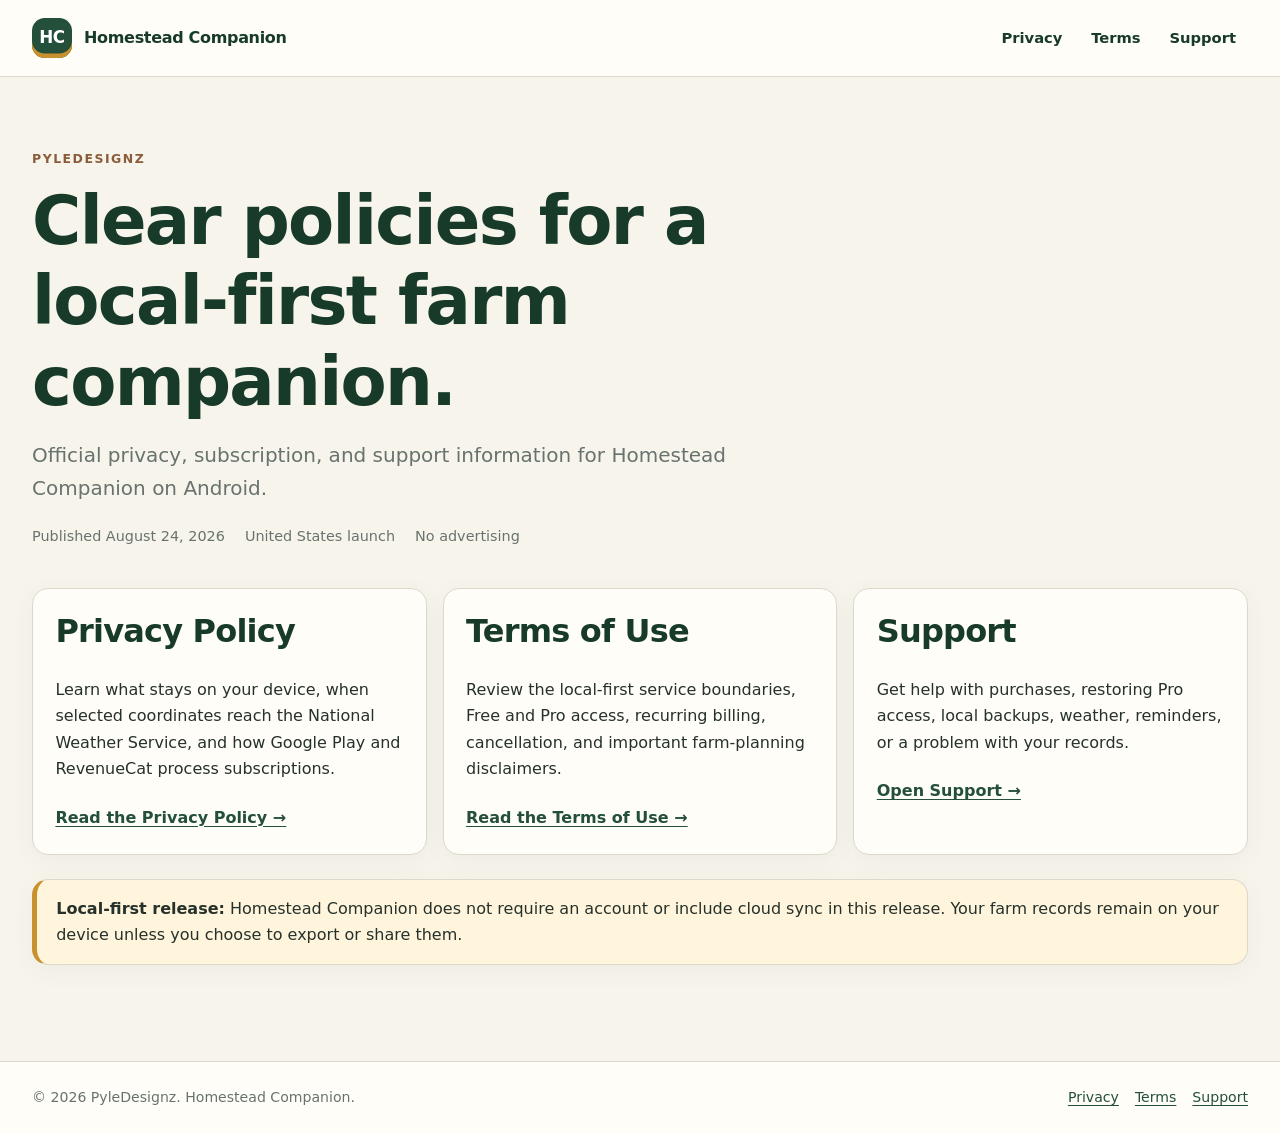
<file: index.html>
<!doctype html>
<html lang="en-US">
<head>
  <meta charset="utf-8">
  <meta name="viewport" content="width=device-width, initial-scale=1">
  <meta name="description" content="Official privacy, terms, and support information for the Homestead Companion Android app.">
  <meta name="theme-color" content="#244f3a">
  <link rel="canonical" href="https://pyledesignz.github.io/homestead-companion-legal/">
  <link rel="stylesheet" href="styles.css">
  <title>Homestead Companion | Legal &amp; Support</title>
</head>
<body>
  <a class="skip-link" href="#main">Skip to content</a>
  <header class="site-header">
    <div class="header-inner">
      <a class="brand" href="./" aria-label="Homestead Companion legal and support home">
        <span class="brand-mark" aria-hidden="true">HC</span>
        <span>Homestead Companion</span>
      </a>
      <nav aria-label="Legal and support">
        <ul>
          <li><a href="privacy/">Privacy</a></li>
          <li><a href="terms/">Terms</a></li>
          <li><a href="support/">Support</a></li>
        </ul>
      </nav>
    </div>
  </header>

  <main id="main">
    <section class="hero">
      <p class="eyebrow">PyleDesignz</p>
      <h1>Clear policies for a local-first farm companion.</h1>
      <p class="lead">Official privacy, subscription, and support information for Homestead Companion on Android.</p>
      <div class="meta">
        <span>Published August 24, 2026</span>
        <span>United States launch</span>
        <span>No advertising</span>
      </div>
    </section>

    <section class="grid" aria-label="Policy pages">
      <article class="card">
        <h2>Privacy Policy</h2>
        <p>Learn what stays on your device, when selected coordinates reach the National Weather Service, and how Google Play and RevenueCat process subscriptions.</p>
        <a class="card-link" href="privacy/">Read the Privacy Policy →</a>
      </article>
      <article class="card">
        <h2>Terms of Use</h2>
        <p>Review the local-first service boundaries, Free and Pro access, recurring billing, cancellation, and important farm-planning disclaimers.</p>
        <a class="card-link" href="terms/">Read the Terms of Use →</a>
      </article>
      <article class="card">
        <h2>Support</h2>
        <p>Get help with purchases, restoring Pro access, local backups, weather, reminders, or a problem with your records.</p>
        <a class="card-link" href="support/">Open Support →</a>
      </article>
    </section>

    <aside class="notice">
      <strong>Local-first release:</strong> Homestead Companion does not require an account or include cloud sync in this release. Your farm records remain on your device unless you choose to export or share them.
    </aside>
  </main>

  <footer class="site-footer">
    <div class="footer-inner">
      <span>© 2026 PyleDesignz. Homestead Companion.</span>
      <div class="footer-links">
        <a href="privacy/">Privacy</a>
        <a href="terms/">Terms</a>
        <a href="support/">Support</a>
      </div>
    </div>
  </footer>
</body>
</html>
</file>
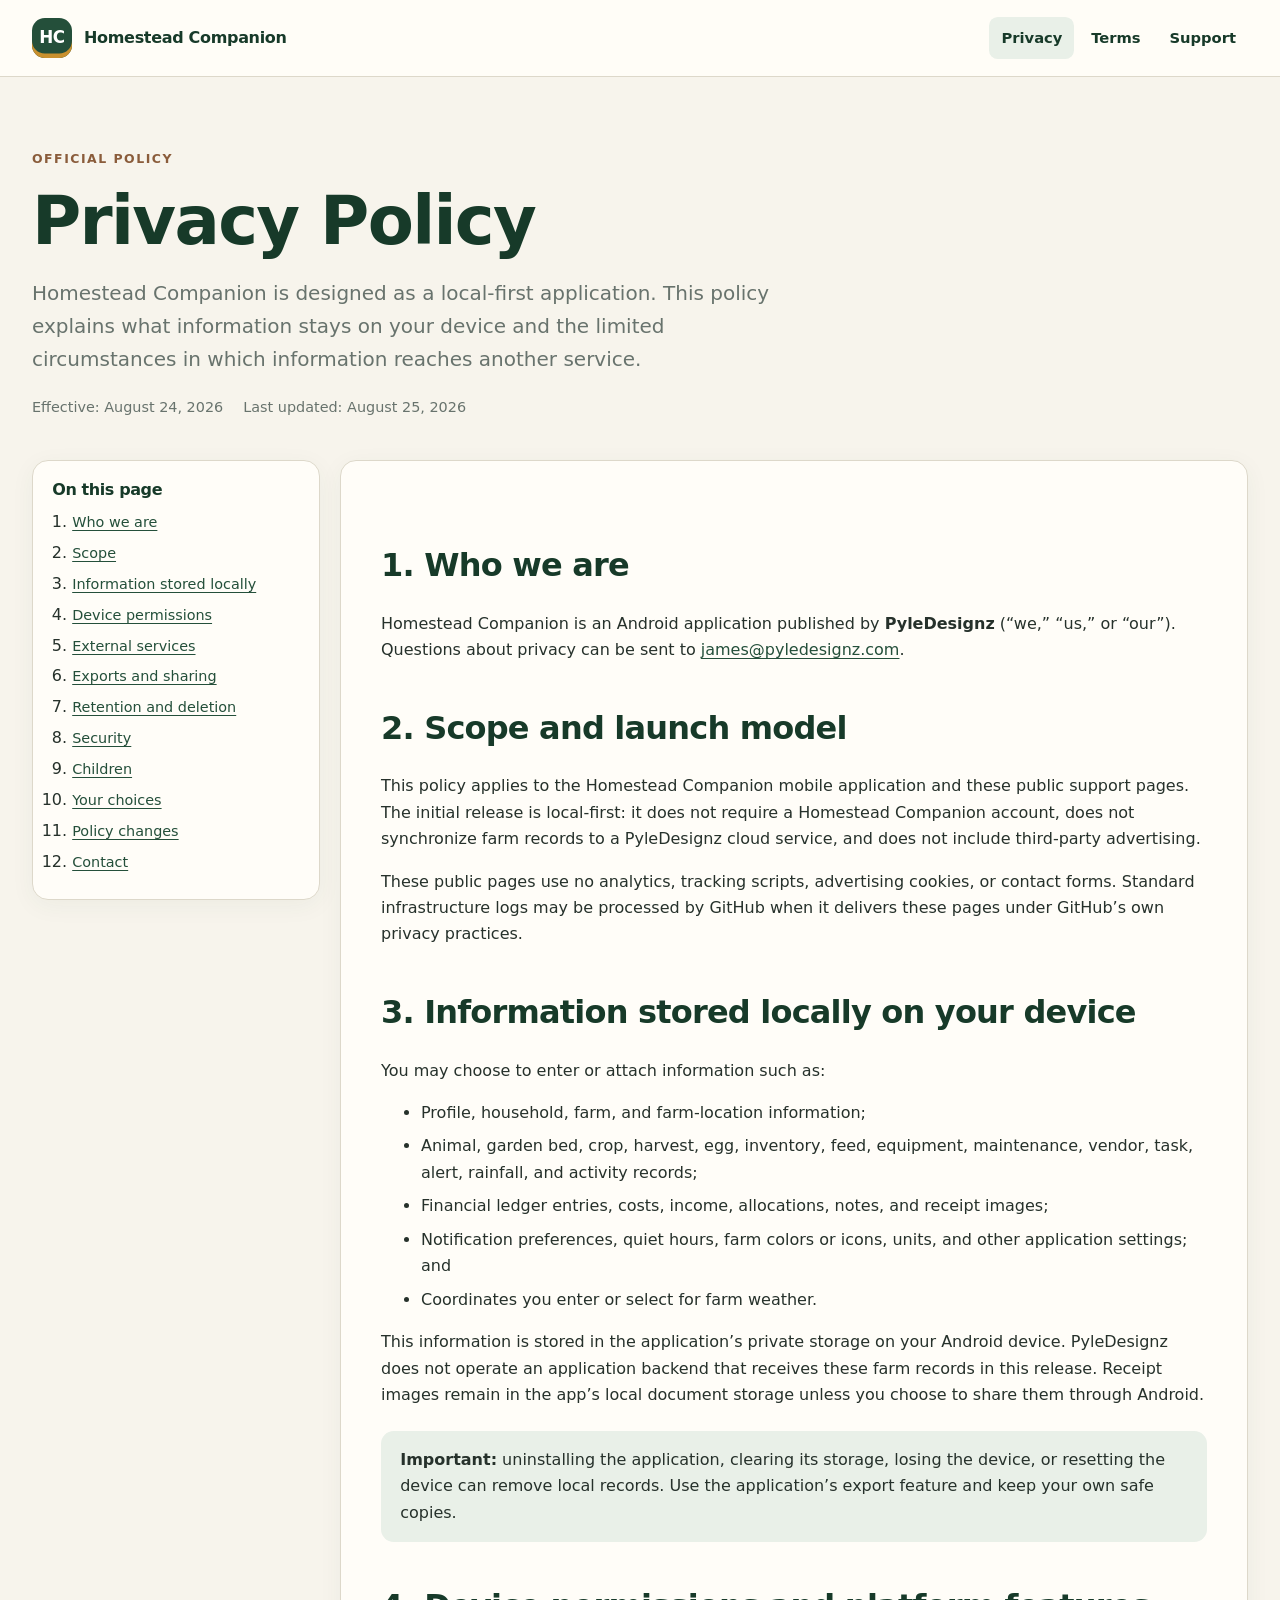
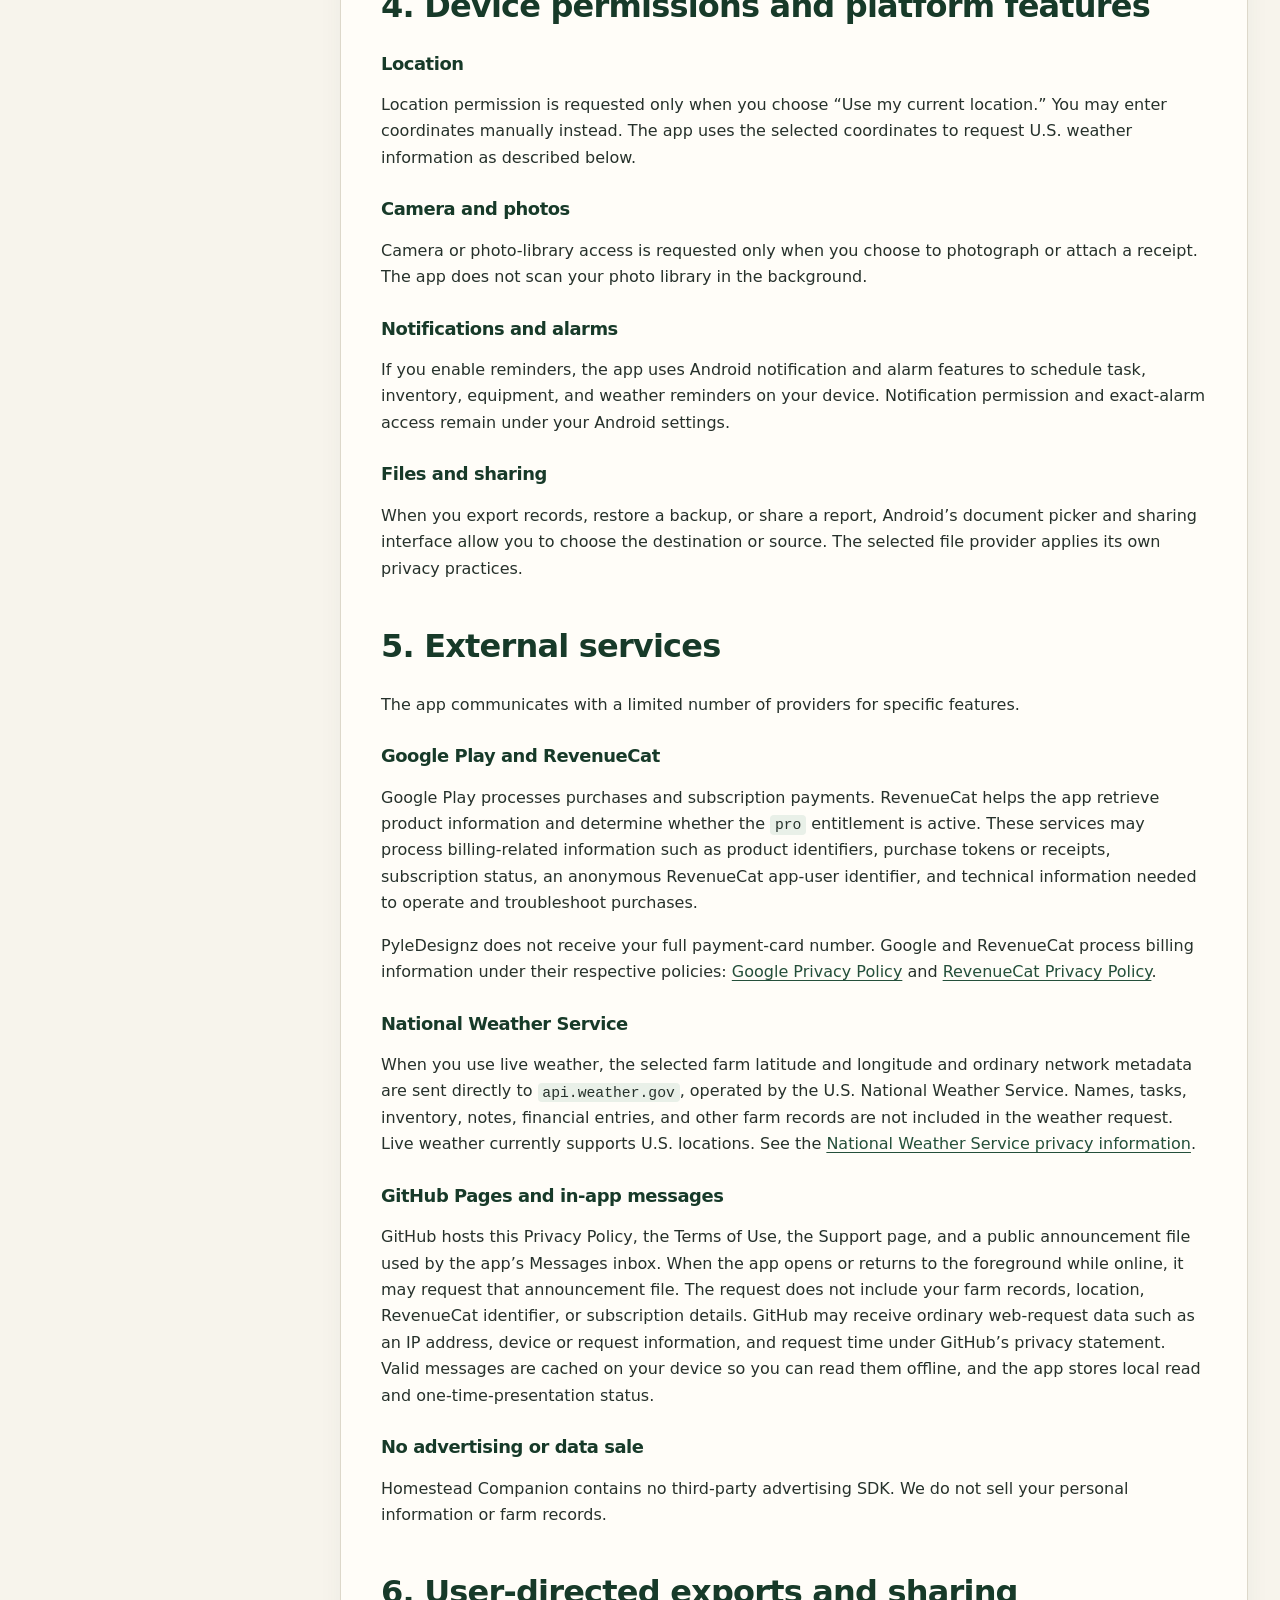
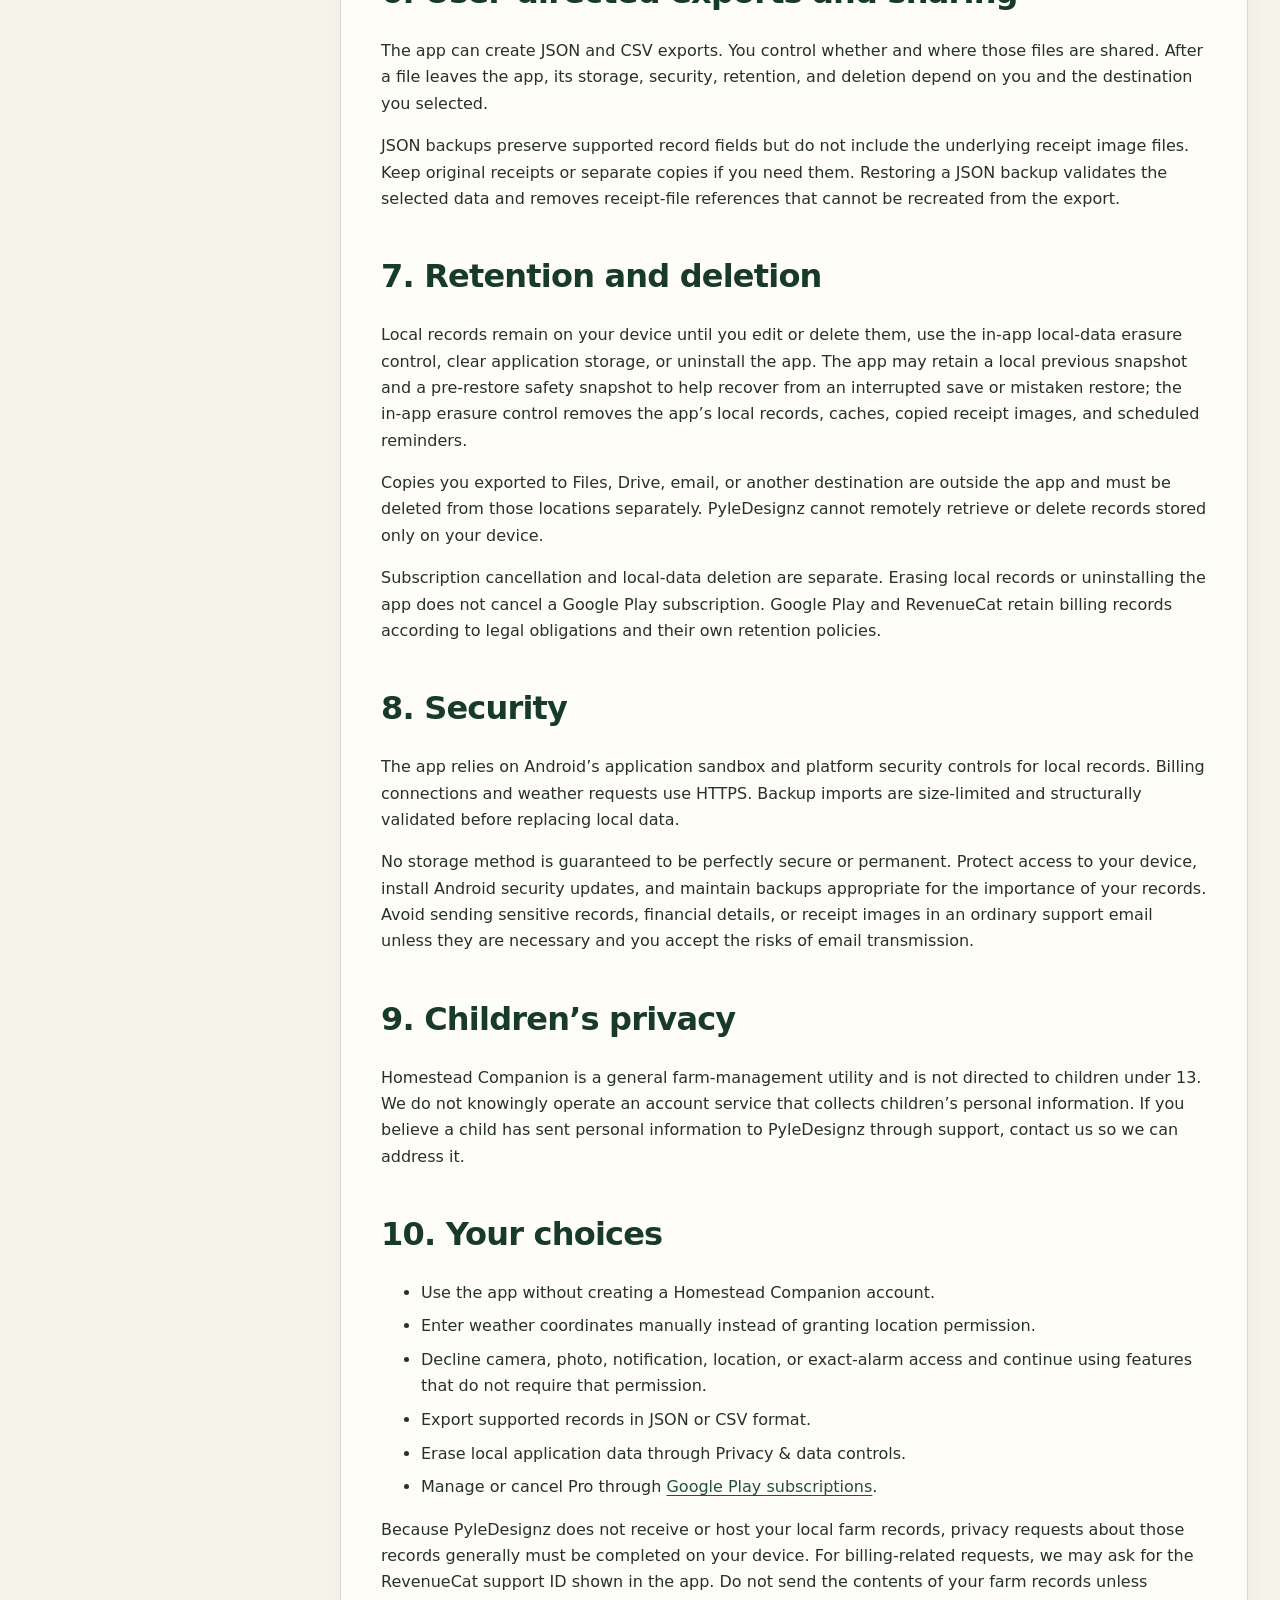
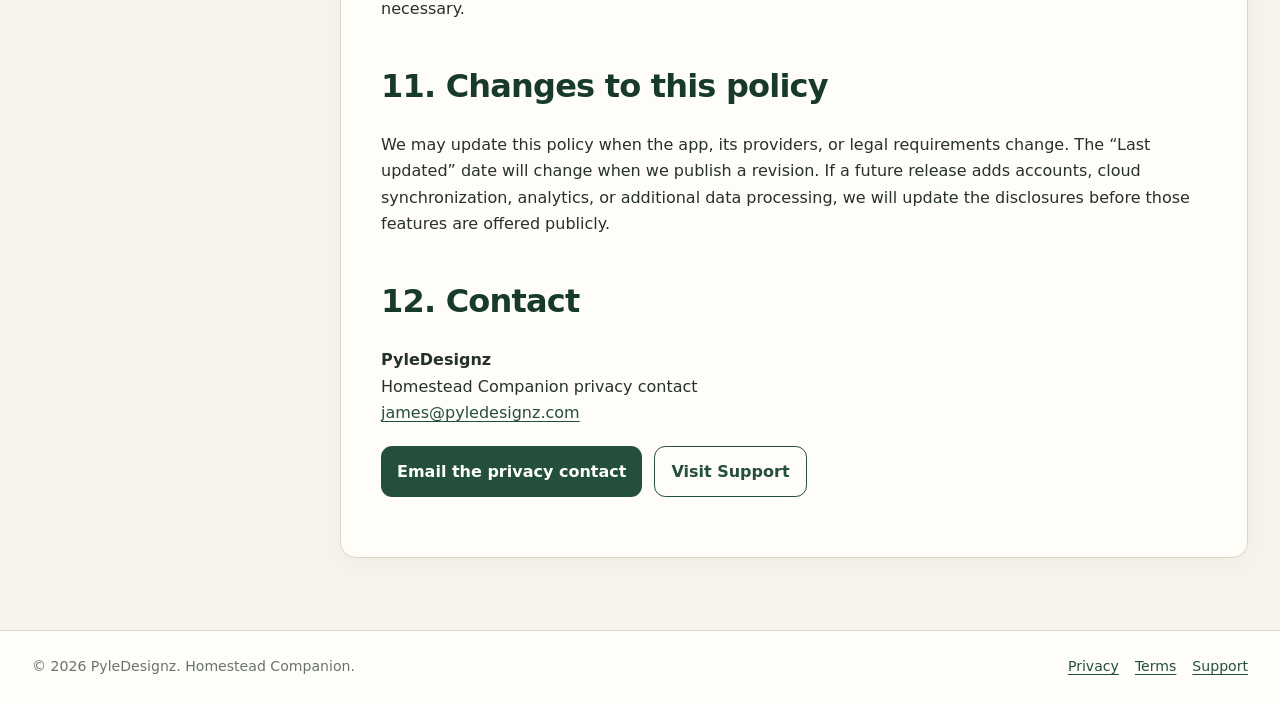
<file: privacy/index.html>
<!doctype html>
<html lang="en-US">
<head>
  <meta charset="utf-8">
  <meta name="viewport" content="width=device-width, initial-scale=1">
  <meta name="description" content="Privacy Policy for the Homestead Companion Android app by PyleDesignz.">
  <meta name="theme-color" content="#244f3a">
  <link rel="canonical" href="https://pyledesignz.github.io/homestead-companion-legal/privacy/">
  <link rel="stylesheet" href="../styles.css">
  <title>Privacy Policy | Homestead Companion</title>
</head>
<body>
  <a class="skip-link" href="#main">Skip to content</a>
  <header class="site-header">
    <div class="header-inner">
      <a class="brand" href="../" aria-label="Homestead Companion legal and support home">
        <span class="brand-mark" aria-hidden="true">HC</span>
        <span>Homestead Companion</span>
      </a>
      <nav aria-label="Legal and support">
        <ul>
          <li><a href="../privacy/" aria-current="page">Privacy</a></li>
          <li><a href="../terms/">Terms</a></li>
          <li><a href="../support/">Support</a></li>
        </ul>
      </nav>
    </div>
  </header>

  <main id="main">
    <section class="hero">
      <p class="eyebrow">Official policy</p>
      <h1>Privacy Policy</h1>
      <p class="lead">Homestead Companion is designed as a local-first application. This policy explains what information stays on your device and the limited circumstances in which information reaches another service.</p>
      <div class="meta">
        <span>Effective: August 24, 2026</span>
        <span>Last updated: August 25, 2026</span>
      </div>
    </section>

    <div class="policy-layout">
      <aside class="toc" aria-label="Privacy Policy contents">
        <h2>On this page</h2>
        <ol>
          <li><a href="#who-we-are">Who we are</a></li>
          <li><a href="#scope">Scope</a></li>
          <li><a href="#local-data">Information stored locally</a></li>
          <li><a href="#permissions">Device permissions</a></li>
          <li><a href="#services">External services</a></li>
          <li><a href="#exports">Exports and sharing</a></li>
          <li><a href="#retention">Retention and deletion</a></li>
          <li><a href="#security">Security</a></li>
          <li><a href="#children">Children</a></li>
          <li><a href="#choices">Your choices</a></li>
          <li><a href="#changes">Policy changes</a></li>
          <li><a href="#contact">Contact</a></li>
        </ol>
      </aside>

      <article class="policy-content">
        <section id="who-we-are">
          <h2>1. Who we are</h2>
          <p>Homestead Companion is an Android application published by <strong>PyleDesignz</strong> (“we,” “us,” or “our”). Questions about privacy can be sent to <a href="mailto:james@pyledesignz.com?subject=Homestead%20Companion%20Privacy">james@pyledesignz.com</a>.</p>
        </section>

        <section id="scope">
          <h2>2. Scope and launch model</h2>
          <p>This policy applies to the Homestead Companion mobile application and these public support pages. The initial release is local-first: it does not require a Homestead Companion account, does not synchronize farm records to a PyleDesignz cloud service, and does not include third-party advertising.</p>
          <p>These public pages use no analytics, tracking scripts, advertising cookies, or contact forms. Standard infrastructure logs may be processed by GitHub when it delivers these pages under GitHub’s own privacy practices.</p>
        </section>

        <section id="local-data">
          <h2>3. Information stored locally on your device</h2>
          <p>You may choose to enter or attach information such as:</p>
          <ul>
            <li>Profile, household, farm, and farm-location information;</li>
            <li>Animal, garden bed, crop, harvest, egg, inventory, feed, equipment, maintenance, vendor, task, alert, rainfall, and activity records;</li>
            <li>Financial ledger entries, costs, income, allocations, notes, and receipt images;</li>
            <li>Notification preferences, quiet hours, farm colors or icons, units, and other application settings; and</li>
            <li>Coordinates you enter or select for farm weather.</li>
          </ul>
          <p>This information is stored in the application’s private storage on your Android device. PyleDesignz does not operate an application backend that receives these farm records in this release. Receipt images remain in the app’s local document storage unless you choose to share them through Android.</p>
          <div class="callout"><strong>Important:</strong> uninstalling the application, clearing its storage, losing the device, or resetting the device can remove local records. Use the application’s export feature and keep your own safe copies.</div>
        </section>

        <section id="permissions">
          <h2>4. Device permissions and platform features</h2>
          <h3>Location</h3>
          <p>Location permission is requested only when you choose “Use my current location.” You may enter coordinates manually instead. The app uses the selected coordinates to request U.S. weather information as described below.</p>
          <h3>Camera and photos</h3>
          <p>Camera or photo-library access is requested only when you choose to photograph or attach a receipt. The app does not scan your photo library in the background.</p>
          <h3>Notifications and alarms</h3>
          <p>If you enable reminders, the app uses Android notification and alarm features to schedule task, inventory, equipment, and weather reminders on your device. Notification permission and exact-alarm access remain under your Android settings.</p>
          <h3>Files and sharing</h3>
          <p>When you export records, restore a backup, or share a report, Android’s document picker and sharing interface allow you to choose the destination or source. The selected file provider applies its own privacy practices.</p>
        </section>

        <section id="services">
          <h2>5. External services</h2>
          <p>The app communicates with a limited number of providers for specific features.</p>

          <h3>Google Play and RevenueCat</h3>
          <p>Google Play processes purchases and subscription payments. RevenueCat helps the app retrieve product information and determine whether the <code>pro</code> entitlement is active. These services may process billing-related information such as product identifiers, purchase tokens or receipts, subscription status, an anonymous RevenueCat app-user identifier, and technical information needed to operate and troubleshoot purchases.</p>
          <p>PyleDesignz does not receive your full payment-card number. Google and RevenueCat process billing information under their respective policies: <a href="https://policies.google.com/privacy">Google Privacy Policy</a> and <a href="https://www.revenuecat.com/privacy/">RevenueCat Privacy Policy</a>.</p>

          <h3>National Weather Service</h3>
          <p>When you use live weather, the selected farm latitude and longitude and ordinary network metadata are sent directly to <code>api.weather.gov</code>, operated by the U.S. National Weather Service. Names, tasks, inventory, notes, financial entries, and other farm records are not included in the weather request. Live weather currently supports U.S. locations. See the <a href="https://www.weather.gov/privacy">National Weather Service privacy information</a>.</p>

          <h3>GitHub Pages and in-app messages</h3>
          <p>GitHub hosts this Privacy Policy, the Terms of Use, the Support page, and a public announcement file used by the app’s Messages inbox. When the app opens or returns to the foreground while online, it may request that announcement file. The request does not include your farm records, location, RevenueCat identifier, or subscription details. GitHub may receive ordinary web-request data such as an IP address, device or request information, and request time under GitHub’s privacy statement. Valid messages are cached on your device so you can read them offline, and the app stores local read and one-time-presentation status.</p>

          <h3>No advertising or data sale</h3>
          <p>Homestead Companion contains no third-party advertising SDK. We do not sell your personal information or farm records.</p>
        </section>

        <section id="exports">
          <h2>6. User-directed exports and sharing</h2>
          <p>The app can create JSON and CSV exports. You control whether and where those files are shared. After a file leaves the app, its storage, security, retention, and deletion depend on you and the destination you selected.</p>
          <p>JSON backups preserve supported record fields but do not include the underlying receipt image files. Keep original receipts or separate copies if you need them. Restoring a JSON backup validates the selected data and removes receipt-file references that cannot be recreated from the export.</p>
        </section>

        <section id="retention">
          <h2>7. Retention and deletion</h2>
          <p>Local records remain on your device until you edit or delete them, use the in-app local-data erasure control, clear application storage, or uninstall the app. The app may retain a local previous snapshot and a pre-restore safety snapshot to help recover from an interrupted save or mistaken restore; the in-app erasure control removes the app’s local records, caches, copied receipt images, and scheduled reminders.</p>
          <p>Copies you exported to Files, Drive, email, or another destination are outside the app and must be deleted from those locations separately. PyleDesignz cannot remotely retrieve or delete records stored only on your device.</p>
          <p>Subscription cancellation and local-data deletion are separate. Erasing local records or uninstalling the app does not cancel a Google Play subscription. Google Play and RevenueCat retain billing records according to legal obligations and their own retention policies.</p>
        </section>

        <section id="security">
          <h2>8. Security</h2>
          <p>The app relies on Android’s application sandbox and platform security controls for local records. Billing connections and weather requests use HTTPS. Backup imports are size-limited and structurally validated before replacing local data.</p>
          <p>No storage method is guaranteed to be perfectly secure or permanent. Protect access to your device, install Android security updates, and maintain backups appropriate for the importance of your records. Avoid sending sensitive records, financial details, or receipt images in an ordinary support email unless they are necessary and you accept the risks of email transmission.</p>
        </section>

        <section id="children">
          <h2>9. Children’s privacy</h2>
          <p>Homestead Companion is a general farm-management utility and is not directed to children under 13. We do not knowingly operate an account service that collects children’s personal information. If you believe a child has sent personal information to PyleDesignz through support, contact us so we can address it.</p>
        </section>

        <section id="choices">
          <h2>10. Your choices</h2>
          <ul>
            <li>Use the app without creating a Homestead Companion account.</li>
            <li>Enter weather coordinates manually instead of granting location permission.</li>
            <li>Decline camera, photo, notification, location, or exact-alarm access and continue using features that do not require that permission.</li>
            <li>Export supported records in JSON or CSV format.</li>
            <li>Erase local application data through Privacy &amp; data controls.</li>
            <li>Manage or cancel Pro through <a href="https://play.google.com/store/account/subscriptions">Google Play subscriptions</a>.</li>
          </ul>
          <p>Because PyleDesignz does not receive or host your local farm records, privacy requests about those records generally must be completed on your device. For billing-related requests, we may ask for the RevenueCat support ID shown in the app. Do not send the contents of your farm records unless necessary.</p>
        </section>

        <section id="changes">
          <h2>11. Changes to this policy</h2>
          <p>We may update this policy when the app, its providers, or legal requirements change. The “Last updated” date will change when we publish a revision. If a future release adds accounts, cloud synchronization, analytics, or additional data processing, we will update the disclosures before those features are offered publicly.</p>
        </section>

        <section id="contact">
          <h2>12. Contact</h2>
          <p><strong>PyleDesignz</strong><br>
          Homestead Companion privacy contact<br>
          <a href="mailto:james@pyledesignz.com?subject=Homestead%20Companion%20Privacy">james@pyledesignz.com</a></p>
          <div class="actions">
            <a class="button" href="mailto:james@pyledesignz.com?subject=Homestead%20Companion%20Privacy">Email the privacy contact</a>
            <a class="button secondary" href="../support/">Visit Support</a>
          </div>
        </section>
      </article>
    </div>
  </main>

  <footer class="site-footer">
    <div class="footer-inner">
      <span>© 2026 PyleDesignz. Homestead Companion.</span>
      <div class="footer-links">
        <a href="../privacy/">Privacy</a>
        <a href="../terms/">Terms</a>
        <a href="../support/">Support</a>
      </div>
    </div>
  </footer>
</body>
</html>
</file>
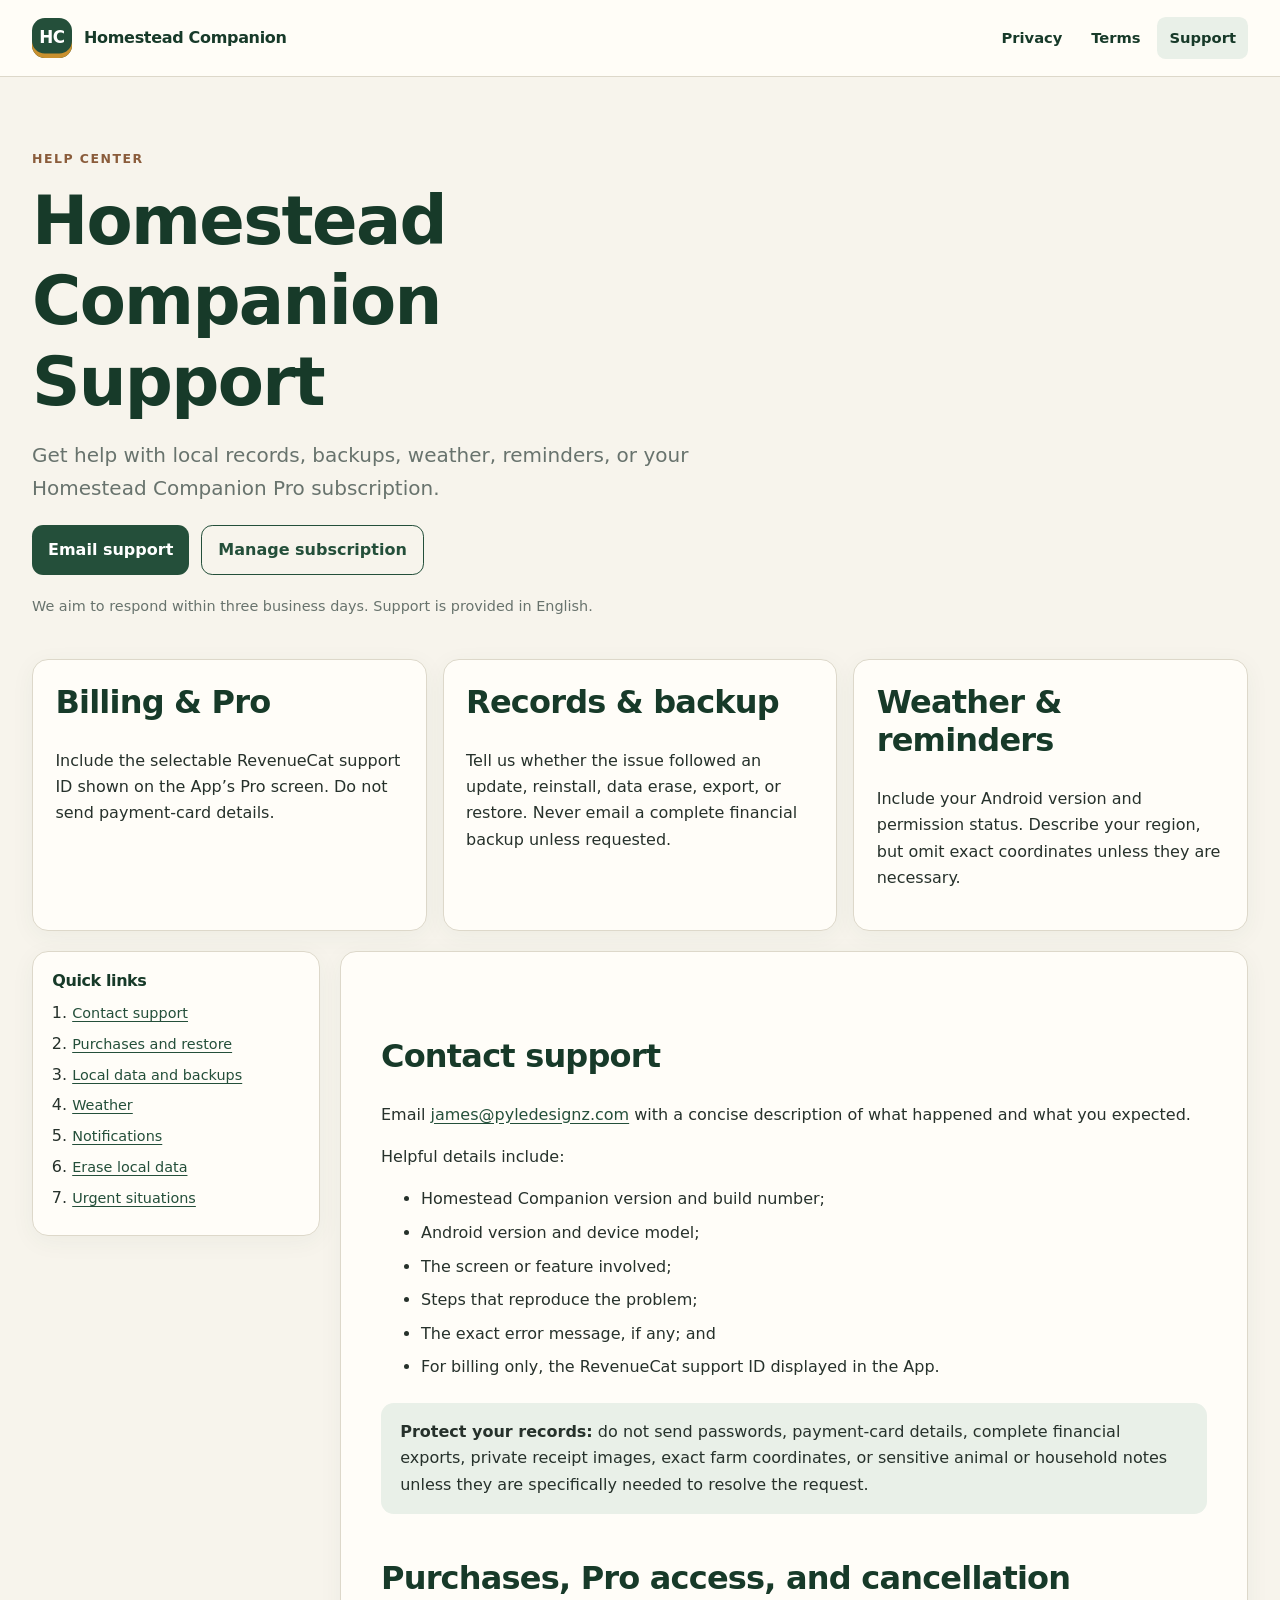
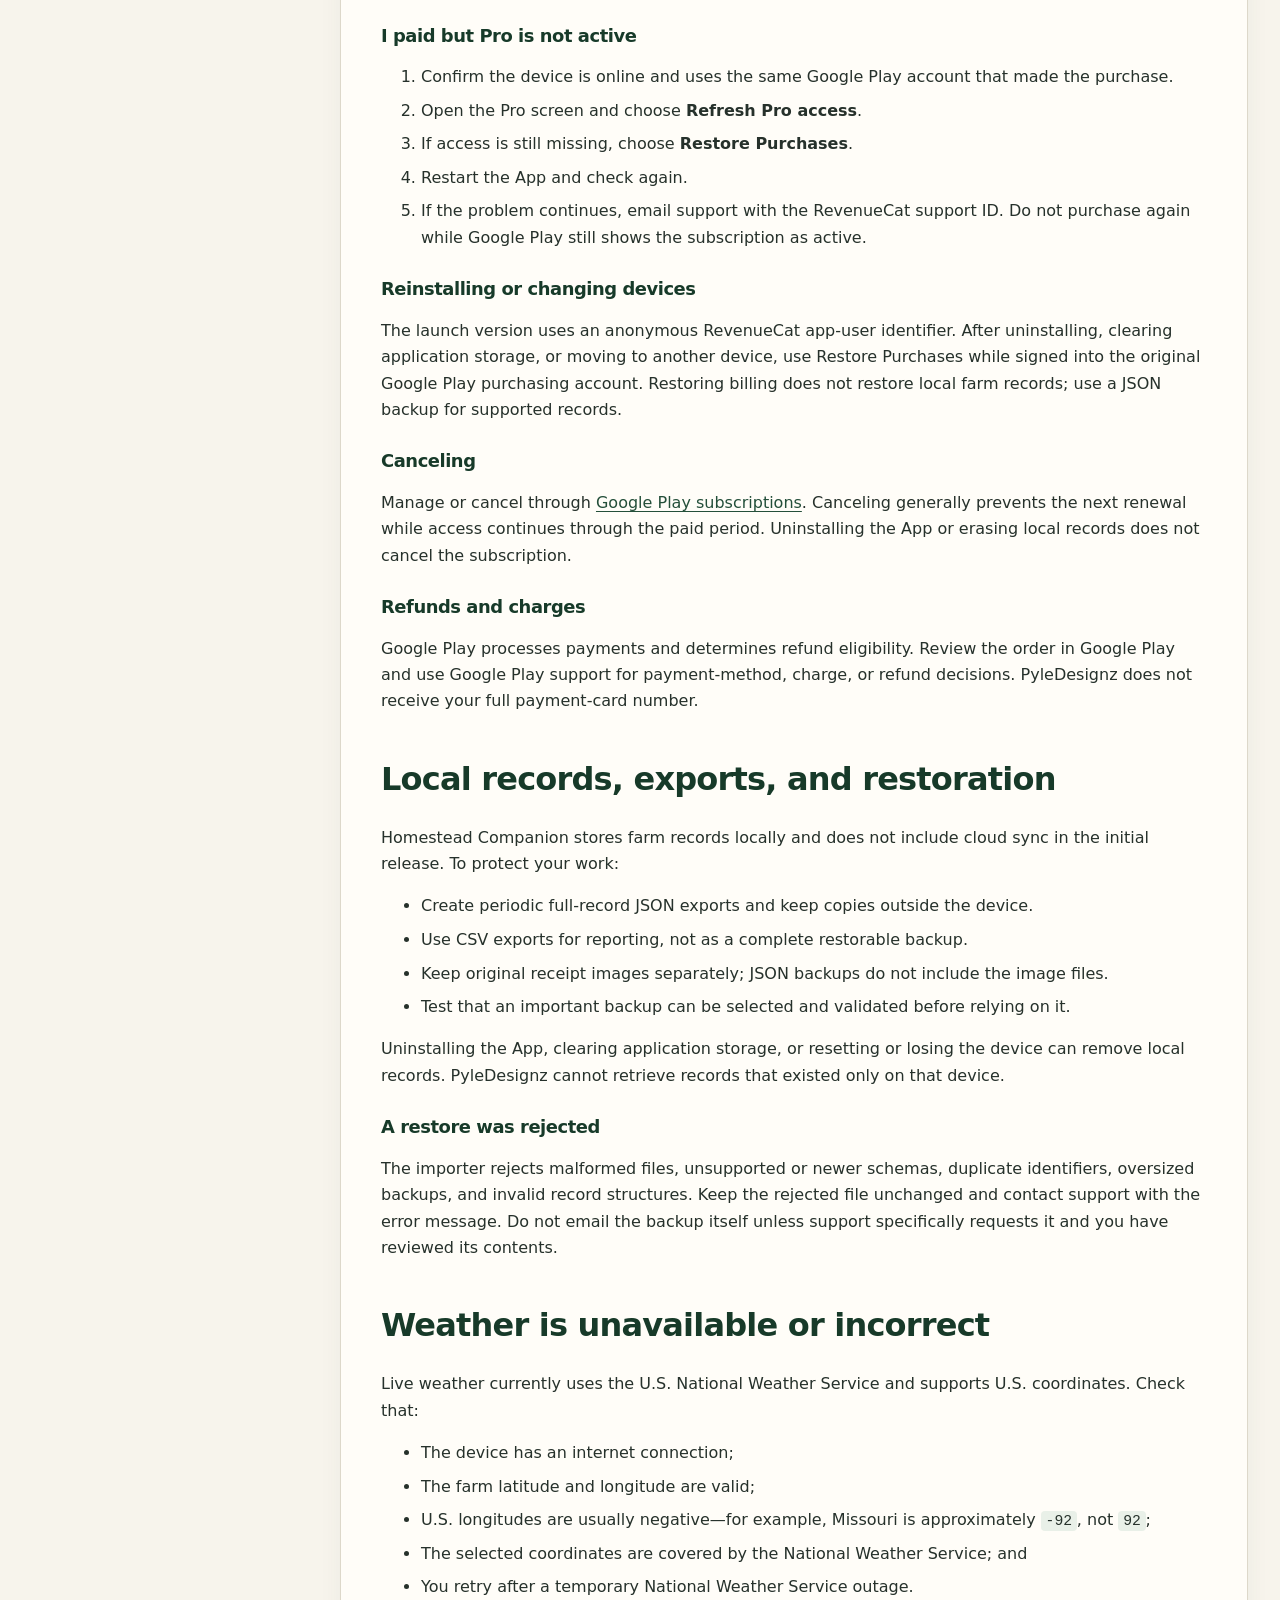
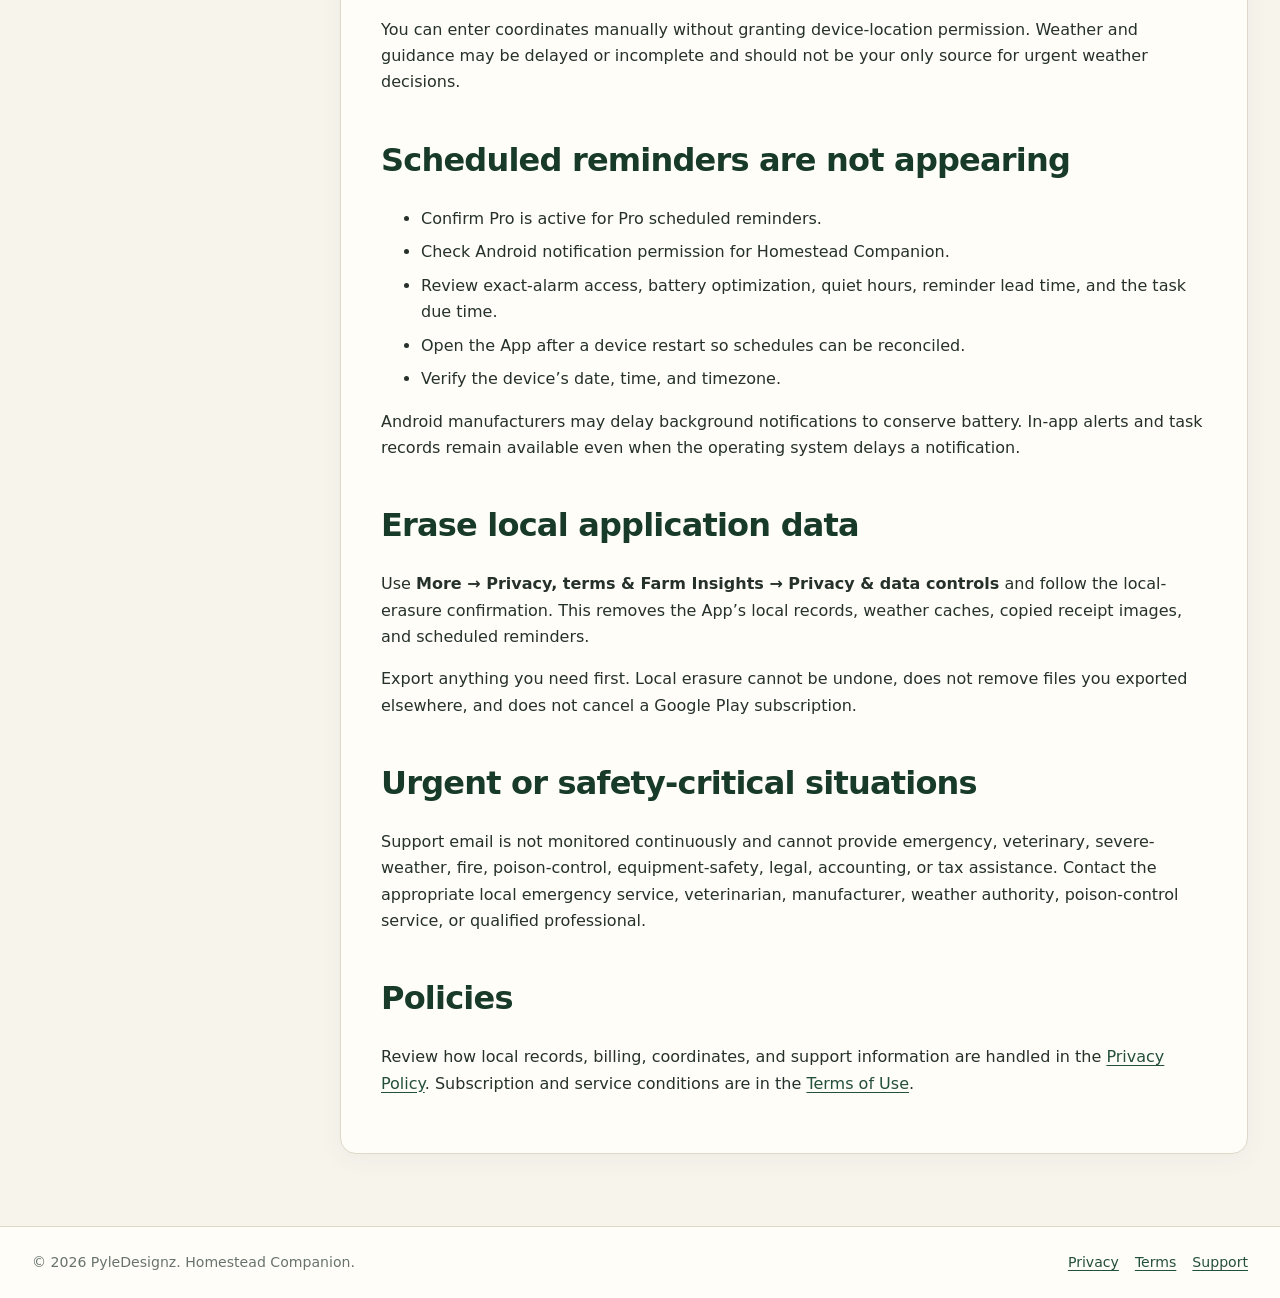
<file: support/index.html>
<!doctype html>
<html lang="en-US">
<head>
  <meta charset="utf-8">
  <meta name="viewport" content="width=device-width, initial-scale=1">
  <meta name="description" content="Support for the Homestead Companion Android app by PyleDesignz.">
  <meta name="theme-color" content="#244f3a">
  <link rel="canonical" href="https://pyledesignz.github.io/homestead-companion-legal/support/">
  <link rel="stylesheet" href="../styles.css">
  <title>Support | Homestead Companion</title>
</head>
<body>
  <a class="skip-link" href="#main">Skip to content</a>
  <header class="site-header">
    <div class="header-inner">
      <a class="brand" href="../" aria-label="Homestead Companion legal and support home">
        <span class="brand-mark" aria-hidden="true">HC</span>
        <span>Homestead Companion</span>
      </a>
      <nav aria-label="Legal and support">
        <ul>
          <li><a href="../privacy/">Privacy</a></li>
          <li><a href="../terms/">Terms</a></li>
          <li><a href="../support/" aria-current="page">Support</a></li>
        </ul>
      </nav>
    </div>
  </header>

  <main id="main">
    <section class="hero">
      <p class="eyebrow">Help center</p>
      <h1>Homestead Companion Support</h1>
      <p class="lead">Get help with local records, backups, weather, reminders, or your Homestead Companion Pro subscription.</p>
      <div class="actions">
        <a class="button" href="mailto:james@pyledesignz.com?subject=Homestead%20Companion%20Support">Email support</a>
        <a class="button secondary" href="https://play.google.com/store/account/subscriptions">Manage subscription</a>
      </div>
      <p class="meta">We aim to respond within three business days. Support is provided in English.</p>
    </section>

    <section class="grid" aria-label="Support topics">
      <article class="card">
        <h2>Billing &amp; Pro</h2>
        <p>Include the selectable RevenueCat support ID shown on the App’s Pro screen. Do not send payment-card details.</p>
      </article>
      <article class="card">
        <h2>Records &amp; backup</h2>
        <p>Tell us whether the issue followed an update, reinstall, data erase, export, or restore. Never email a complete financial backup unless requested.</p>
      </article>
      <article class="card">
        <h2>Weather &amp; reminders</h2>
        <p>Include your Android version and permission status. Describe your region, but omit exact coordinates unless they are necessary.</p>
      </article>
    </section>

    <div class="policy-layout" style="margin-top: 1.25rem">
      <aside class="toc" aria-label="Support contents">
        <h2>Quick links</h2>
        <ol>
          <li><a href="#contact">Contact support</a></li>
          <li><a href="#billing">Purchases and restore</a></li>
          <li><a href="#data">Local data and backups</a></li>
          <li><a href="#weather">Weather</a></li>
          <li><a href="#notifications">Notifications</a></li>
          <li><a href="#erase">Erase local data</a></li>
          <li><a href="#safety">Urgent situations</a></li>
        </ol>
      </aside>

      <article class="policy-content">
        <section id="contact">
          <h2>Contact support</h2>
          <p>Email <a href="mailto:james@pyledesignz.com?subject=Homestead%20Companion%20Support">james@pyledesignz.com</a> with a concise description of what happened and what you expected.</p>
          <p>Helpful details include:</p>
          <ul>
            <li>Homestead Companion version and build number;</li>
            <li>Android version and device model;</li>
            <li>The screen or feature involved;</li>
            <li>Steps that reproduce the problem;</li>
            <li>The exact error message, if any; and</li>
            <li>For billing only, the RevenueCat support ID displayed in the App.</li>
          </ul>
          <div class="callout"><strong>Protect your records:</strong> do not send passwords, payment-card details, complete financial exports, private receipt images, exact farm coordinates, or sensitive animal or household notes unless they are specifically needed to resolve the request.</div>
        </section>

        <section id="billing">
          <h2>Purchases, Pro access, and cancellation</h2>
          <h3>I paid but Pro is not active</h3>
          <ol>
            <li>Confirm the device is online and uses the same Google Play account that made the purchase.</li>
            <li>Open the Pro screen and choose <strong>Refresh Pro access</strong>.</li>
            <li>If access is still missing, choose <strong>Restore Purchases</strong>.</li>
            <li>Restart the App and check again.</li>
            <li>If the problem continues, email support with the RevenueCat support ID. Do not purchase again while Google Play still shows the subscription as active.</li>
          </ol>

          <h3>Reinstalling or changing devices</h3>
          <p>The launch version uses an anonymous RevenueCat app-user identifier. After uninstalling, clearing application storage, or moving to another device, use Restore Purchases while signed into the original Google Play purchasing account. Restoring billing does not restore local farm records; use a JSON backup for supported records.</p>

          <h3>Canceling</h3>
          <p>Manage or cancel through <a href="https://play.google.com/store/account/subscriptions">Google Play subscriptions</a>. Canceling generally prevents the next renewal while access continues through the paid period. Uninstalling the App or erasing local records does not cancel the subscription.</p>

          <h3>Refunds and charges</h3>
          <p>Google Play processes payments and determines refund eligibility. Review the order in Google Play and use Google Play support for payment-method, charge, or refund decisions. PyleDesignz does not receive your full payment-card number.</p>
        </section>

        <section id="data">
          <h2>Local records, exports, and restoration</h2>
          <p>Homestead Companion stores farm records locally and does not include cloud sync in the initial release. To protect your work:</p>
          <ul>
            <li>Create periodic full-record JSON exports and keep copies outside the device.</li>
            <li>Use CSV exports for reporting, not as a complete restorable backup.</li>
            <li>Keep original receipt images separately; JSON backups do not include the image files.</li>
            <li>Test that an important backup can be selected and validated before relying on it.</li>
          </ul>
          <p>Uninstalling the App, clearing application storage, or resetting or losing the device can remove local records. PyleDesignz cannot retrieve records that existed only on that device.</p>

          <h3>A restore was rejected</h3>
          <p>The importer rejects malformed files, unsupported or newer schemas, duplicate identifiers, oversized backups, and invalid record structures. Keep the rejected file unchanged and contact support with the error message. Do not email the backup itself unless support specifically requests it and you have reviewed its contents.</p>
        </section>

        <section id="weather">
          <h2>Weather is unavailable or incorrect</h2>
          <p>Live weather currently uses the U.S. National Weather Service and supports U.S. coordinates. Check that:</p>
          <ul>
            <li>The device has an internet connection;</li>
            <li>The farm latitude and longitude are valid;</li>
            <li>U.S. longitudes are usually negative—for example, Missouri is approximately <code>-92</code>, not <code>92</code>;</li>
            <li>The selected coordinates are covered by the National Weather Service; and</li>
            <li>You retry after a temporary National Weather Service outage.</li>
          </ul>
          <p>You can enter coordinates manually without granting device-location permission. Weather and guidance may be delayed or incomplete and should not be your only source for urgent weather decisions.</p>
        </section>

        <section id="notifications">
          <h2>Scheduled reminders are not appearing</h2>
          <ul>
            <li>Confirm Pro is active for Pro scheduled reminders.</li>
            <li>Check Android notification permission for Homestead Companion.</li>
            <li>Review exact-alarm access, battery optimization, quiet hours, reminder lead time, and the task due time.</li>
            <li>Open the App after a device restart so schedules can be reconciled.</li>
            <li>Verify the device’s date, time, and timezone.</li>
          </ul>
          <p>Android manufacturers may delay background notifications to conserve battery. In-app alerts and task records remain available even when the operating system delays a notification.</p>
        </section>

        <section id="erase">
          <h2>Erase local application data</h2>
          <p>Use <strong>More → Privacy, terms &amp; Farm Insights → Privacy &amp; data controls</strong> and follow the local-erasure confirmation. This removes the App’s local records, weather caches, copied receipt images, and scheduled reminders.</p>
          <p>Export anything you need first. Local erasure cannot be undone, does not remove files you exported elsewhere, and does not cancel a Google Play subscription.</p>
        </section>

        <section id="safety">
          <h2>Urgent or safety-critical situations</h2>
          <p>Support email is not monitored continuously and cannot provide emergency, veterinary, severe-weather, fire, poison-control, equipment-safety, legal, accounting, or tax assistance. Contact the appropriate local emergency service, veterinarian, manufacturer, weather authority, poison-control service, or qualified professional.</p>
        </section>

        <section>
          <h2>Policies</h2>
          <p>Review how local records, billing, coordinates, and support information are handled in the <a href="../privacy/">Privacy Policy</a>. Subscription and service conditions are in the <a href="../terms/">Terms of Use</a>.</p>
        </section>
      </article>
    </div>
  </main>

  <footer class="site-footer">
    <div class="footer-inner">
      <span>© 2026 PyleDesignz. Homestead Companion.</span>
      <div class="footer-links">
        <a href="../privacy/">Privacy</a>
        <a href="../terms/">Terms</a>
        <a href="../support/">Support</a>
      </div>
    </div>
  </footer>
</body>
</html>
</file>
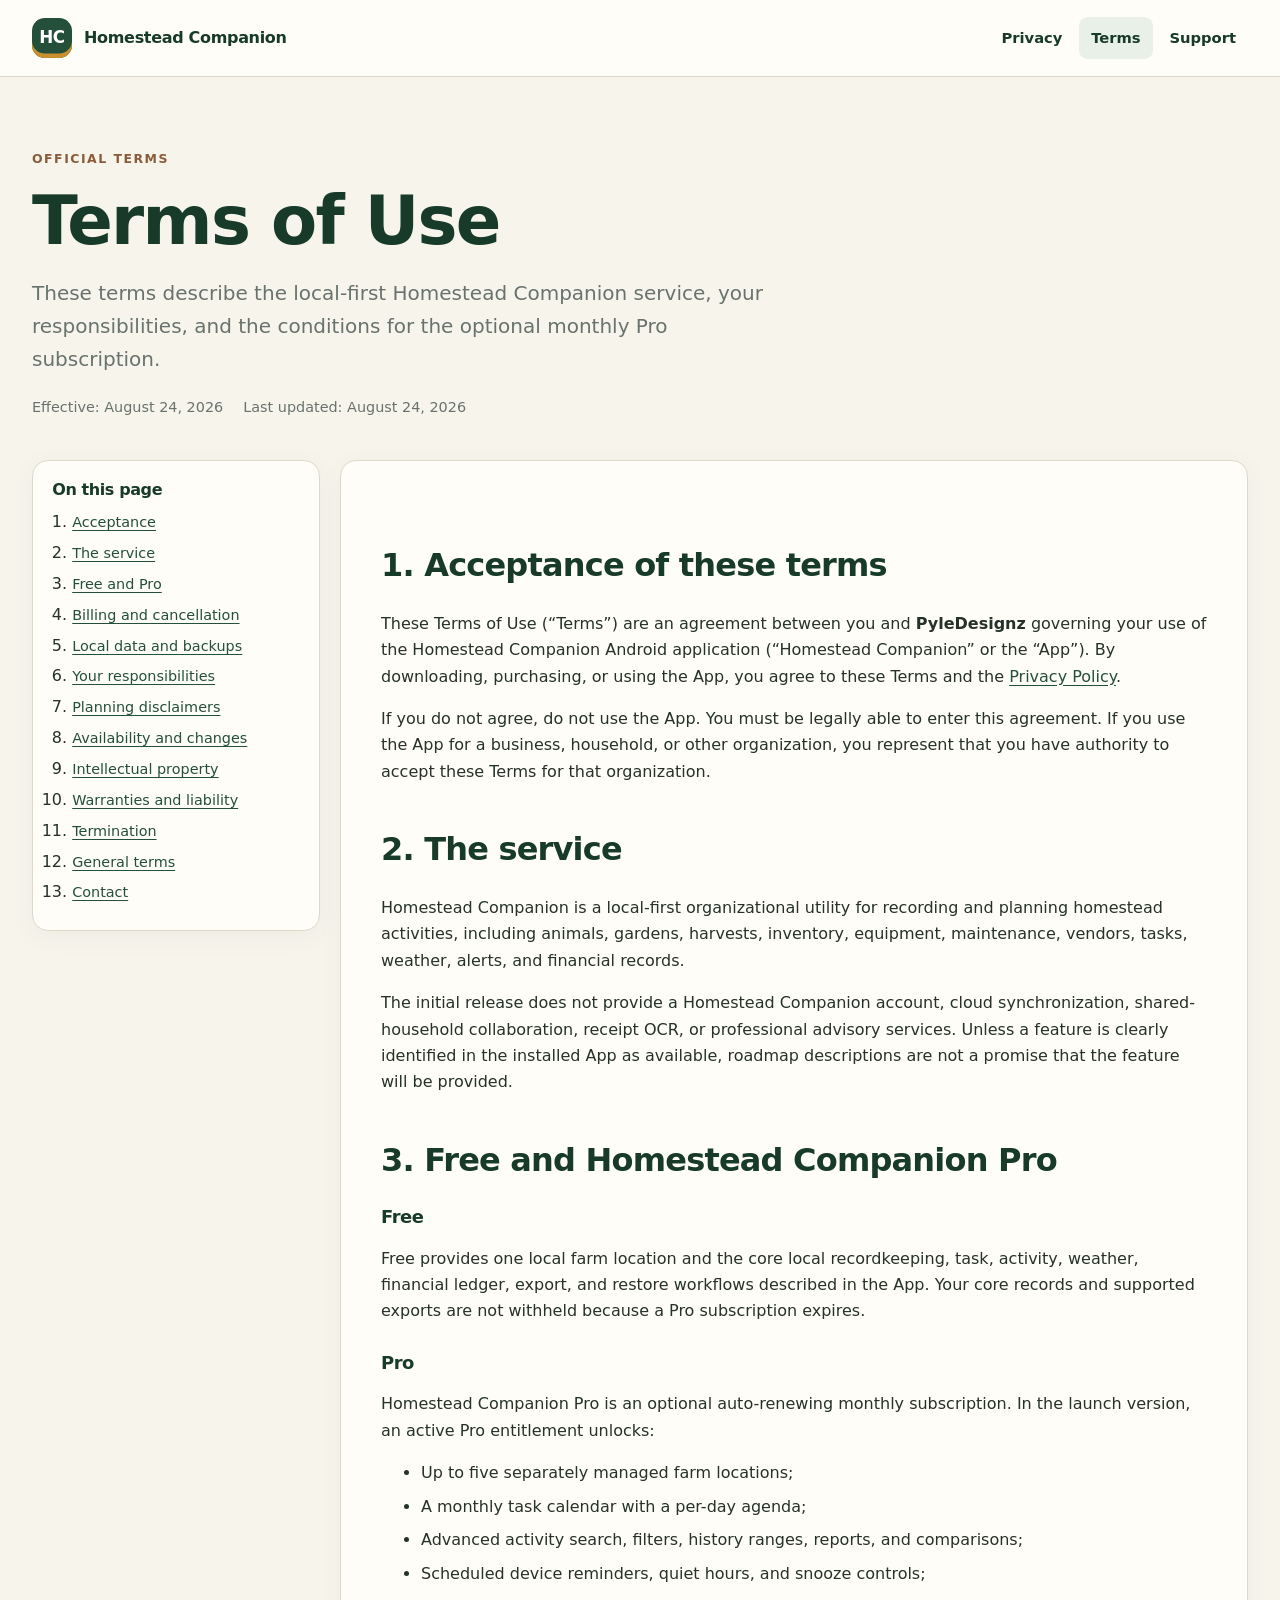
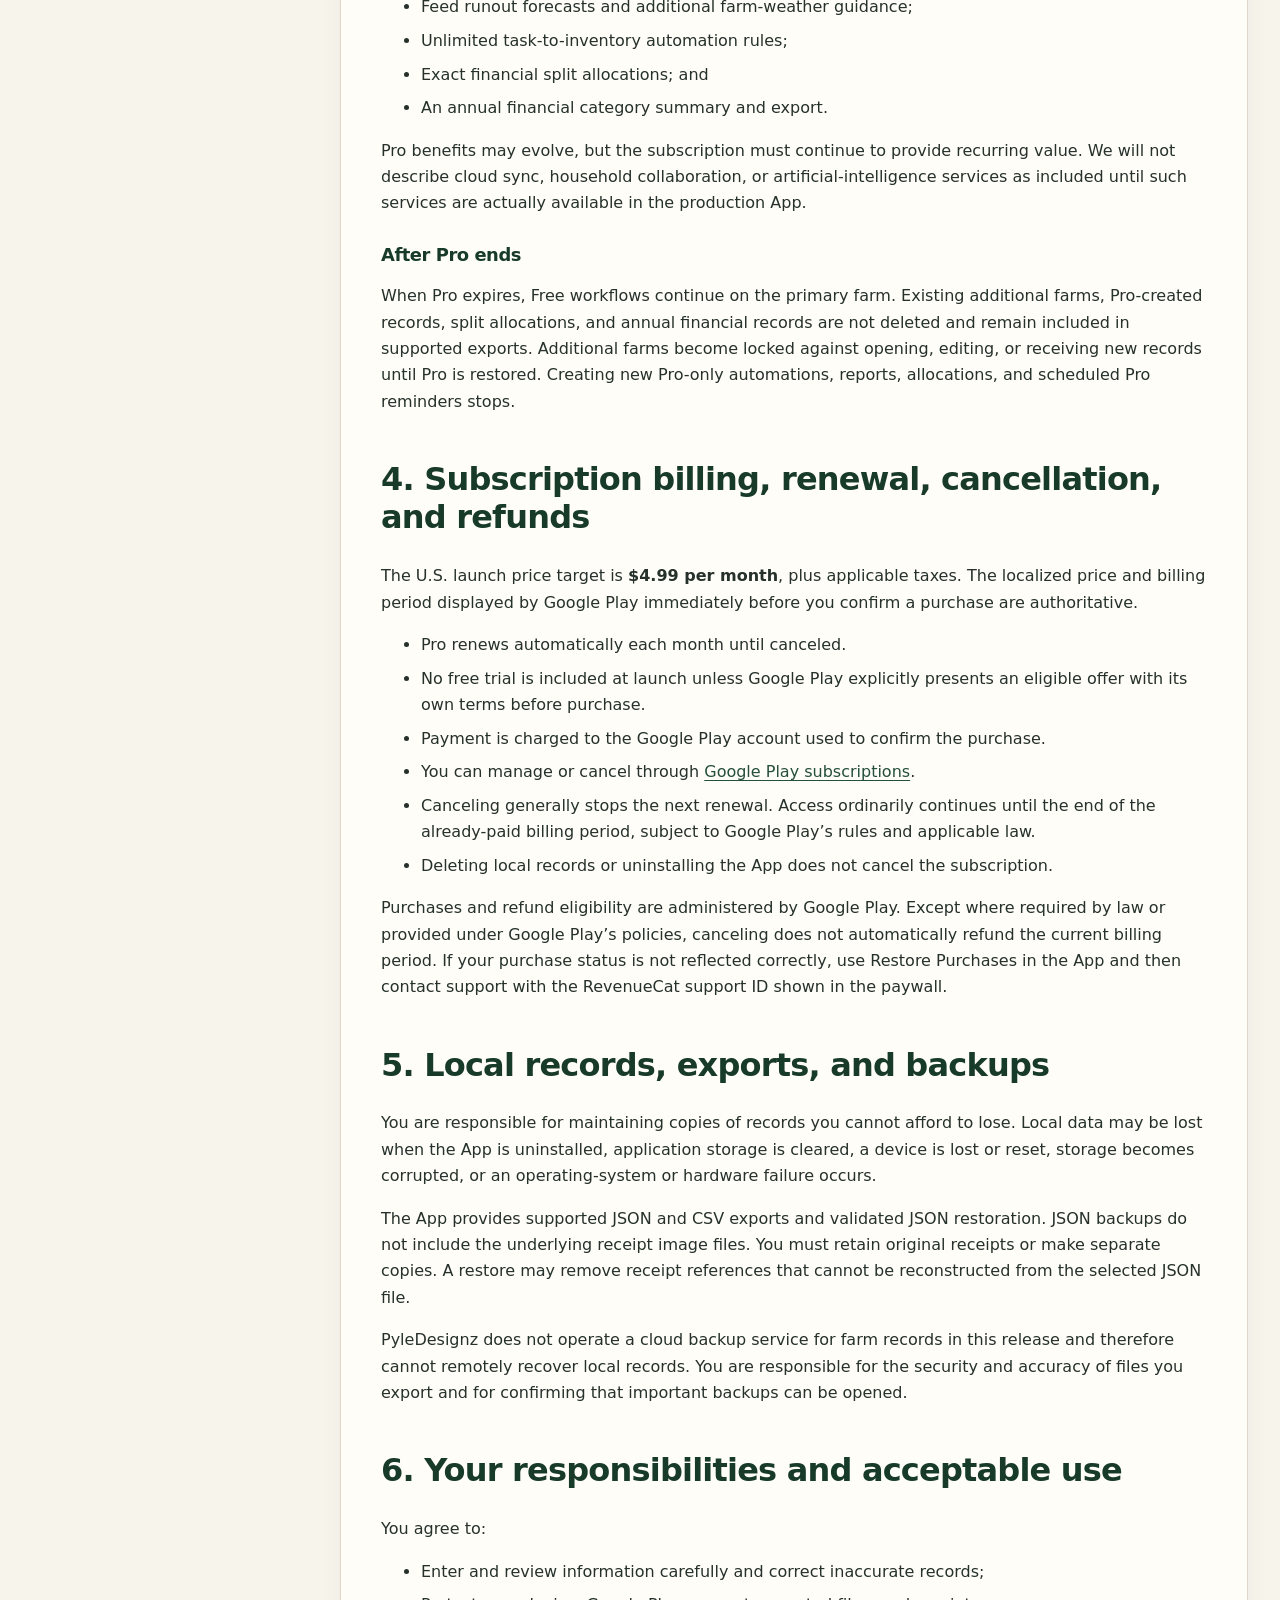
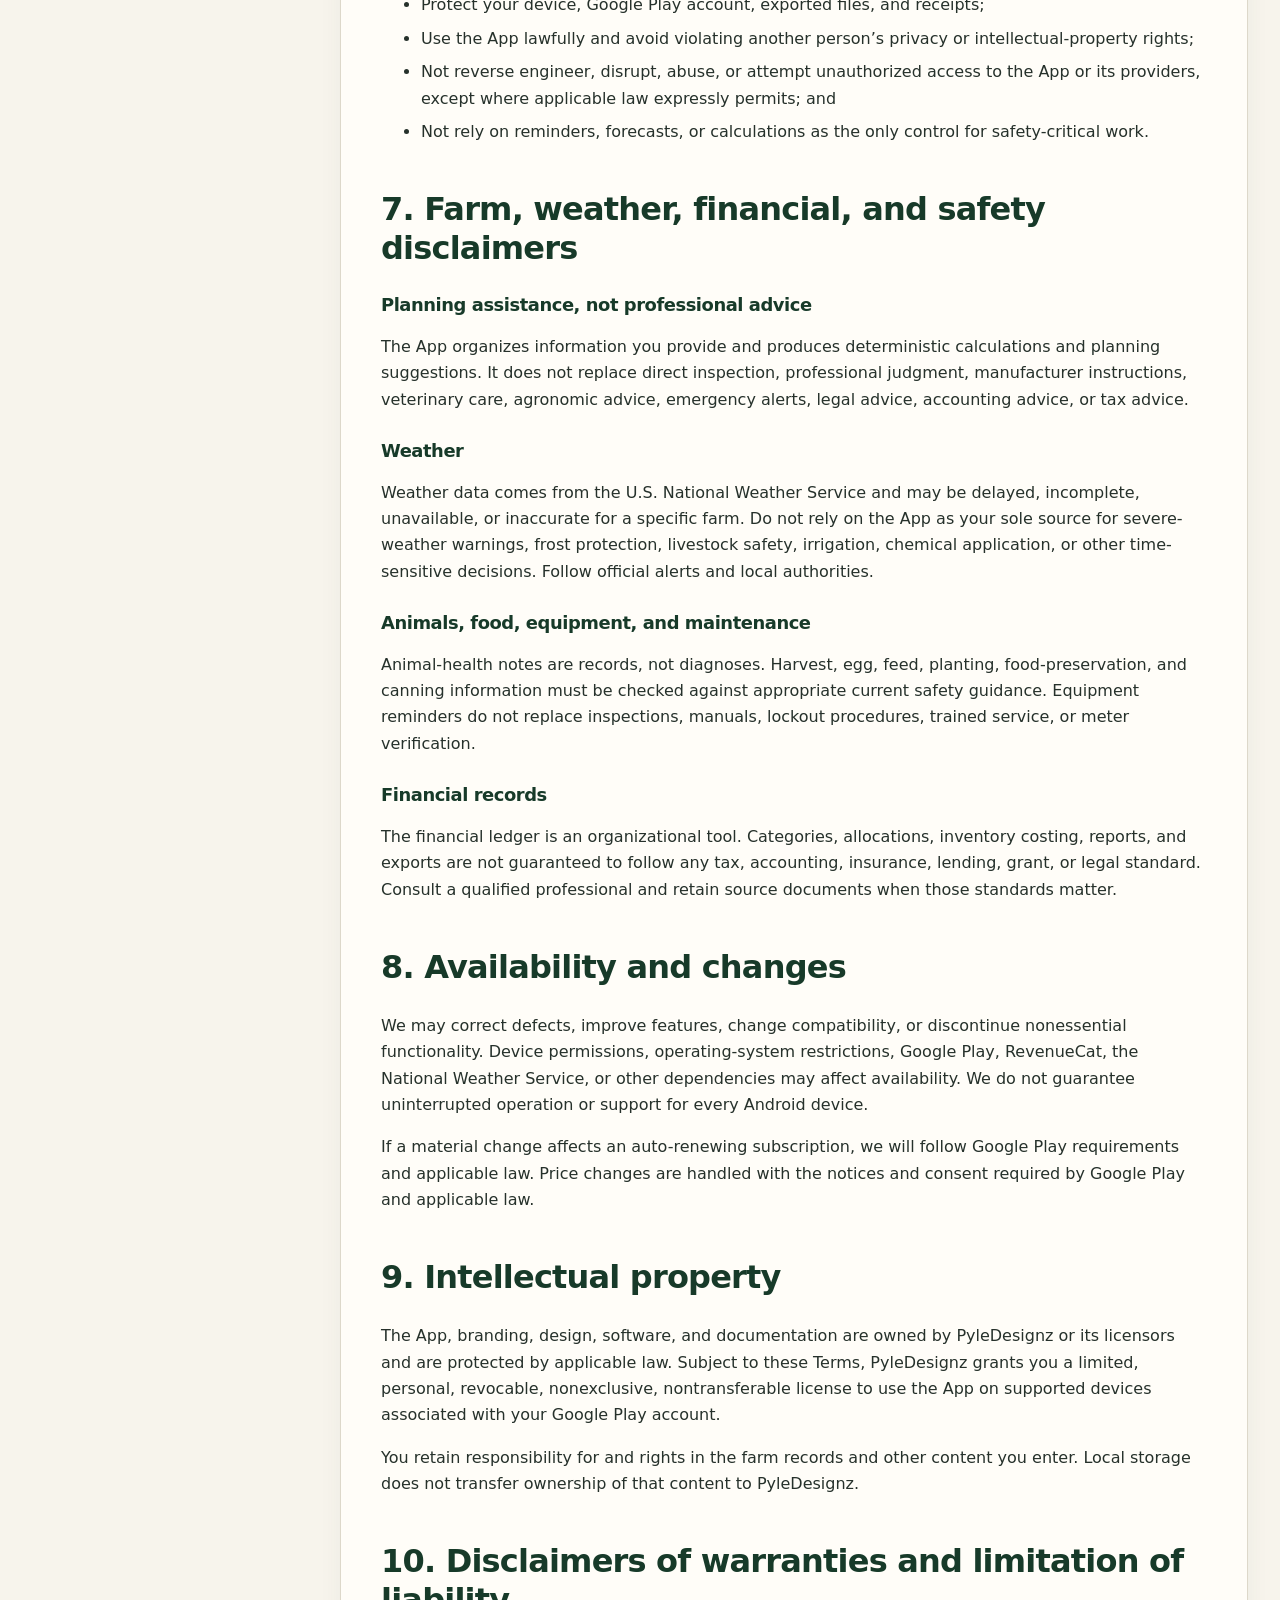
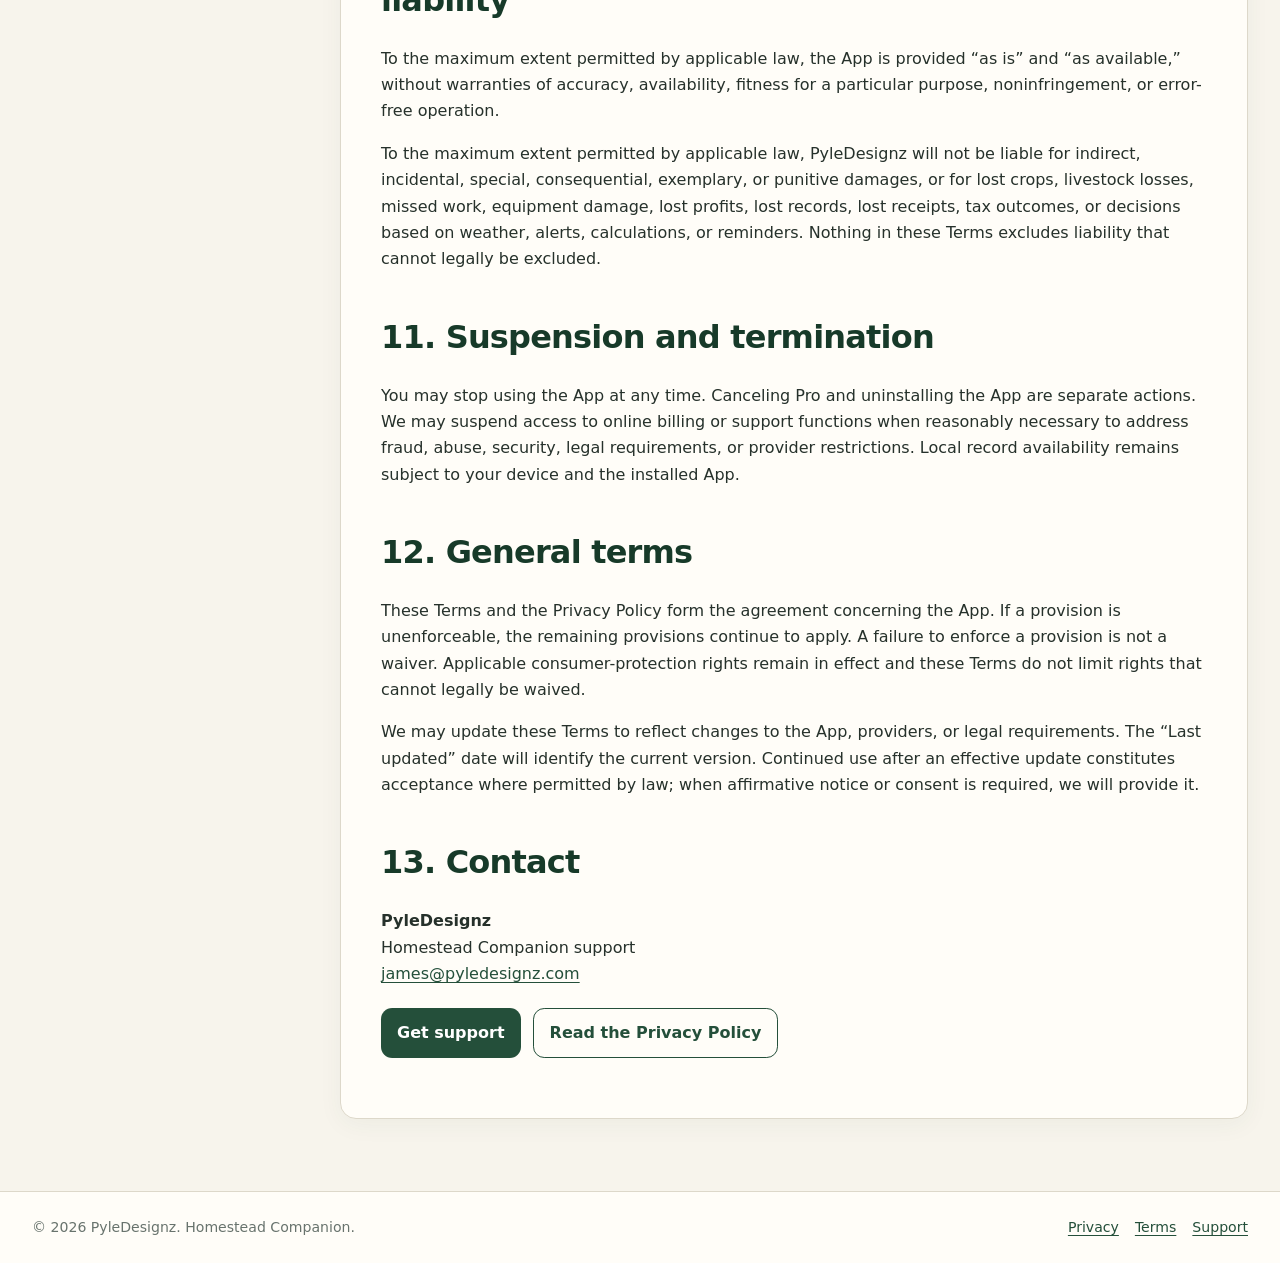
<file: terms/index.html>
<!doctype html>
<html lang="en-US">
<head>
  <meta charset="utf-8">
  <meta name="viewport" content="width=device-width, initial-scale=1">
  <meta name="description" content="Terms of Use for the Homestead Companion Android app by PyleDesignz.">
  <meta name="theme-color" content="#244f3a">
  <link rel="canonical" href="https://pyledesignz.github.io/homestead-companion-legal/terms/">
  <link rel="stylesheet" href="../styles.css">
  <title>Terms of Use | Homestead Companion</title>
</head>
<body>
  <a class="skip-link" href="#main">Skip to content</a>
  <header class="site-header">
    <div class="header-inner">
      <a class="brand" href="../" aria-label="Homestead Companion legal and support home">
        <span class="brand-mark" aria-hidden="true">HC</span>
        <span>Homestead Companion</span>
      </a>
      <nav aria-label="Legal and support">
        <ul>
          <li><a href="../privacy/">Privacy</a></li>
          <li><a href="../terms/" aria-current="page">Terms</a></li>
          <li><a href="../support/">Support</a></li>
        </ul>
      </nav>
    </div>
  </header>

  <main id="main">
    <section class="hero">
      <p class="eyebrow">Official terms</p>
      <h1>Terms of Use</h1>
      <p class="lead">These terms describe the local-first Homestead Companion service, your responsibilities, and the conditions for the optional monthly Pro subscription.</p>
      <div class="meta">
        <span>Effective: August 24, 2026</span>
        <span>Last updated: August 24, 2026</span>
      </div>
    </section>

    <div class="policy-layout">
      <aside class="toc" aria-label="Terms of Use contents">
        <h2>On this page</h2>
        <ol>
          <li><a href="#acceptance">Acceptance</a></li>
          <li><a href="#service">The service</a></li>
          <li><a href="#plans">Free and Pro</a></li>
          <li><a href="#billing">Billing and cancellation</a></li>
          <li><a href="#local-storage">Local data and backups</a></li>
          <li><a href="#responsibilities">Your responsibilities</a></li>
          <li><a href="#planning">Planning disclaimers</a></li>
          <li><a href="#availability">Availability and changes</a></li>
          <li><a href="#intellectual-property">Intellectual property</a></li>
          <li><a href="#warranties">Warranties and liability</a></li>
          <li><a href="#termination">Termination</a></li>
          <li><a href="#general">General terms</a></li>
          <li><a href="#contact">Contact</a></li>
        </ol>
      </aside>

      <article class="policy-content">
        <section id="acceptance">
          <h2>1. Acceptance of these terms</h2>
          <p>These Terms of Use (“Terms”) are an agreement between you and <strong>PyleDesignz</strong> governing your use of the Homestead Companion Android application (“Homestead Companion” or the “App”). By downloading, purchasing, or using the App, you agree to these Terms and the <a href="../privacy/">Privacy Policy</a>.</p>
          <p>If you do not agree, do not use the App. You must be legally able to enter this agreement. If you use the App for a business, household, or other organization, you represent that you have authority to accept these Terms for that organization.</p>
        </section>

        <section id="service">
          <h2>2. The service</h2>
          <p>Homestead Companion is a local-first organizational utility for recording and planning homestead activities, including animals, gardens, harvests, inventory, equipment, maintenance, vendors, tasks, weather, alerts, and financial records.</p>
          <p>The initial release does not provide a Homestead Companion account, cloud synchronization, shared-household collaboration, receipt OCR, or professional advisory services. Unless a feature is clearly identified in the installed App as available, roadmap descriptions are not a promise that the feature will be provided.</p>
        </section>

        <section id="plans">
          <h2>3. Free and Homestead Companion Pro</h2>
          <h3>Free</h3>
          <p>Free provides one local farm location and the core local recordkeeping, task, activity, weather, financial ledger, export, and restore workflows described in the App. Your core records and supported exports are not withheld because a Pro subscription expires.</p>

          <h3>Pro</h3>
          <p>Homestead Companion Pro is an optional auto-renewing monthly subscription. In the launch version, an active Pro entitlement unlocks:</p>
          <ul>
            <li>Up to five separately managed farm locations;</li>
            <li>A monthly task calendar with a per-day agenda;</li>
            <li>Advanced activity search, filters, history ranges, reports, and comparisons;</li>
            <li>Scheduled device reminders, quiet hours, and snooze controls;</li>
            <li>Feed runout forecasts and additional farm-weather guidance;</li>
            <li>Unlimited task-to-inventory automation rules;</li>
            <li>Exact financial split allocations; and</li>
            <li>An annual financial category summary and export.</li>
          </ul>
          <p>Pro benefits may evolve, but the subscription must continue to provide recurring value. We will not describe cloud sync, household collaboration, or artificial-intelligence services as included until such services are actually available in the production App.</p>

          <h3>After Pro ends</h3>
          <p>When Pro expires, Free workflows continue on the primary farm. Existing additional farms, Pro-created records, split allocations, and annual financial records are not deleted and remain included in supported exports. Additional farms become locked against opening, editing, or receiving new records until Pro is restored. Creating new Pro-only automations, reports, allocations, and scheduled Pro reminders stops.</p>
        </section>

        <section id="billing">
          <h2>4. Subscription billing, renewal, cancellation, and refunds</h2>
          <p>The U.S. launch price target is <strong>$4.99 per month</strong>, plus applicable taxes. The localized price and billing period displayed by Google Play immediately before you confirm a purchase are authoritative.</p>
          <ul>
            <li>Pro renews automatically each month until canceled.</li>
            <li>No free trial is included at launch unless Google Play explicitly presents an eligible offer with its own terms before purchase.</li>
            <li>Payment is charged to the Google Play account used to confirm the purchase.</li>
            <li>You can manage or cancel through <a href="https://play.google.com/store/account/subscriptions">Google Play subscriptions</a>.</li>
            <li>Canceling generally stops the next renewal. Access ordinarily continues until the end of the already-paid billing period, subject to Google Play’s rules and applicable law.</li>
            <li>Deleting local records or uninstalling the App does not cancel the subscription.</li>
          </ul>
          <p>Purchases and refund eligibility are administered by Google Play. Except where required by law or provided under Google Play’s policies, canceling does not automatically refund the current billing period. If your purchase status is not reflected correctly, use Restore Purchases in the App and then contact support with the RevenueCat support ID shown in the paywall.</p>
        </section>

        <section id="local-storage">
          <h2>5. Local records, exports, and backups</h2>
          <p>You are responsible for maintaining copies of records you cannot afford to lose. Local data may be lost when the App is uninstalled, application storage is cleared, a device is lost or reset, storage becomes corrupted, or an operating-system or hardware failure occurs.</p>
          <p>The App provides supported JSON and CSV exports and validated JSON restoration. JSON backups do not include the underlying receipt image files. You must retain original receipts or make separate copies. A restore may remove receipt references that cannot be reconstructed from the selected JSON file.</p>
          <p>PyleDesignz does not operate a cloud backup service for farm records in this release and therefore cannot remotely recover local records. You are responsible for the security and accuracy of files you export and for confirming that important backups can be opened.</p>
        </section>

        <section id="responsibilities">
          <h2>6. Your responsibilities and acceptable use</h2>
          <p>You agree to:</p>
          <ul>
            <li>Enter and review information carefully and correct inaccurate records;</li>
            <li>Protect your device, Google Play account, exported files, and receipts;</li>
            <li>Use the App lawfully and avoid violating another person’s privacy or intellectual-property rights;</li>
            <li>Not reverse engineer, disrupt, abuse, or attempt unauthorized access to the App or its providers, except where applicable law expressly permits; and</li>
            <li>Not rely on reminders, forecasts, or calculations as the only control for safety-critical work.</li>
          </ul>
        </section>

        <section id="planning">
          <h2>7. Farm, weather, financial, and safety disclaimers</h2>
          <h3>Planning assistance, not professional advice</h3>
          <p>The App organizes information you provide and produces deterministic calculations and planning suggestions. It does not replace direct inspection, professional judgment, manufacturer instructions, veterinary care, agronomic advice, emergency alerts, legal advice, accounting advice, or tax advice.</p>

          <h3>Weather</h3>
          <p>Weather data comes from the U.S. National Weather Service and may be delayed, incomplete, unavailable, or inaccurate for a specific farm. Do not rely on the App as your sole source for severe-weather warnings, frost protection, livestock safety, irrigation, chemical application, or other time-sensitive decisions. Follow official alerts and local authorities.</p>

          <h3>Animals, food, equipment, and maintenance</h3>
          <p>Animal-health notes are records, not diagnoses. Harvest, egg, feed, planting, food-preservation, and canning information must be checked against appropriate current safety guidance. Equipment reminders do not replace inspections, manuals, lockout procedures, trained service, or meter verification.</p>

          <h3>Financial records</h3>
          <p>The financial ledger is an organizational tool. Categories, allocations, inventory costing, reports, and exports are not guaranteed to follow any tax, accounting, insurance, lending, grant, or legal standard. Consult a qualified professional and retain source documents when those standards matter.</p>
        </section>

        <section id="availability">
          <h2>8. Availability and changes</h2>
          <p>We may correct defects, improve features, change compatibility, or discontinue nonessential functionality. Device permissions, operating-system restrictions, Google Play, RevenueCat, the National Weather Service, or other dependencies may affect availability. We do not guarantee uninterrupted operation or support for every Android device.</p>
          <p>If a material change affects an auto-renewing subscription, we will follow Google Play requirements and applicable law. Price changes are handled with the notices and consent required by Google Play and applicable law.</p>
        </section>

        <section id="intellectual-property">
          <h2>9. Intellectual property</h2>
          <p>The App, branding, design, software, and documentation are owned by PyleDesignz or its licensors and are protected by applicable law. Subject to these Terms, PyleDesignz grants you a limited, personal, revocable, nonexclusive, nontransferable license to use the App on supported devices associated with your Google Play account.</p>
          <p>You retain responsibility for and rights in the farm records and other content you enter. Local storage does not transfer ownership of that content to PyleDesignz.</p>
        </section>

        <section id="warranties">
          <h2>10. Disclaimers of warranties and limitation of liability</h2>
          <p>To the maximum extent permitted by applicable law, the App is provided “as is” and “as available,” without warranties of accuracy, availability, fitness for a particular purpose, noninfringement, or error-free operation.</p>
          <p>To the maximum extent permitted by applicable law, PyleDesignz will not be liable for indirect, incidental, special, consequential, exemplary, or punitive damages, or for lost crops, livestock losses, missed work, equipment damage, lost profits, lost records, lost receipts, tax outcomes, or decisions based on weather, alerts, calculations, or reminders. Nothing in these Terms excludes liability that cannot legally be excluded.</p>
        </section>

        <section id="termination">
          <h2>11. Suspension and termination</h2>
          <p>You may stop using the App at any time. Canceling Pro and uninstalling the App are separate actions. We may suspend access to online billing or support functions when reasonably necessary to address fraud, abuse, security, legal requirements, or provider restrictions. Local record availability remains subject to your device and the installed App.</p>
        </section>

        <section id="general">
          <h2>12. General terms</h2>
          <p>These Terms and the Privacy Policy form the agreement concerning the App. If a provision is unenforceable, the remaining provisions continue to apply. A failure to enforce a provision is not a waiver. Applicable consumer-protection rights remain in effect and these Terms do not limit rights that cannot legally be waived.</p>
          <p>We may update these Terms to reflect changes to the App, providers, or legal requirements. The “Last updated” date will identify the current version. Continued use after an effective update constitutes acceptance where permitted by law; when affirmative notice or consent is required, we will provide it.</p>
        </section>

        <section id="contact">
          <h2>13. Contact</h2>
          <p><strong>PyleDesignz</strong><br>
          Homestead Companion support<br>
          <a href="mailto:james@pyledesignz.com?subject=Homestead%20Companion%20Terms">james@pyledesignz.com</a></p>
          <div class="actions">
            <a class="button" href="../support/">Get support</a>
            <a class="button secondary" href="../privacy/">Read the Privacy Policy</a>
          </div>
        </section>
      </article>
    </div>
  </main>

  <footer class="site-footer">
    <div class="footer-inner">
      <span>© 2026 PyleDesignz. Homestead Companion.</span>
      <div class="footer-links">
        <a href="../privacy/">Privacy</a>
        <a href="../terms/">Terms</a>
        <a href="../support/">Support</a>
      </div>
    </div>
  </footer>
</body>
</html>
</file>
<file: styles.css>
:root {
  --forest: #244f3a;
  --forest-deep: #173a29;
  --moss: #4f7459;
  --gold: #c9902e;
  --cream: #f7f4ec;
  --paper: #fffdf8;
  --soil: #8a5c3b;
  --ink: #26312b;
  --muted: #68736d;
  --line: #ddd8ca;
  --soft: #e9f0e8;
  --warning: #fff5dc;
  color-scheme: light;
  font-family: Inter, ui-sans-serif, system-ui, -apple-system, BlinkMacSystemFont, "Segoe UI", sans-serif;
  font-synthesis: none;
}

* { box-sizing: border-box; }

html { scroll-behavior: smooth; }

body {
  margin: 0;
  background: var(--cream);
  color: var(--ink);
  font-size: 16px;
  line-height: 1.65;
}

a { color: var(--forest); text-underline-offset: 0.18em; }
a:hover { color: var(--soil); }

.skip-link {
  position: fixed;
  left: 1rem;
  top: -5rem;
  z-index: 100;
  background: var(--forest-deep);
  color: white;
  padding: 0.7rem 1rem;
  border-radius: 0.5rem;
}
.skip-link:focus { top: 1rem; }

.site-header {
  border-bottom: 1px solid var(--line);
  background: rgba(255, 253, 248, 0.96);
}

.header-inner,
main,
.footer-inner {
  width: min(100% - 2rem, 76rem);
  margin-inline: auto;
}

.header-inner {
  min-height: 4.75rem;
  display: flex;
  align-items: center;
  justify-content: space-between;
  gap: 1.5rem;
}

.brand {
  display: inline-flex;
  align-items: center;
  gap: 0.75rem;
  color: var(--forest-deep);
  font-weight: 850;
  letter-spacing: -0.02em;
  text-decoration: none;
}

.brand-mark {
  width: 2.5rem;
  height: 2.5rem;
  display: grid;
  place-items: center;
  border-radius: 0.8rem;
  color: white;
  background: var(--forest);
  box-shadow: inset 0 -0.28rem 0 var(--gold);
  font-size: 1.05rem;
  font-weight: 900;
}

nav ul {
  display: flex;
  flex-wrap: wrap;
  justify-content: flex-end;
  gap: 0.3rem;
  margin: 0;
  padding: 0;
  list-style: none;
}

nav a {
  display: inline-block;
  padding: 0.55rem 0.75rem;
  border-radius: 0.55rem;
  color: var(--forest-deep);
  font-size: 0.92rem;
  font-weight: 700;
  text-decoration: none;
}

nav a:hover,
nav a[aria-current="page"] {
  background: var(--soft);
}

main {
  padding-block: clamp(2rem, 6vw, 4.5rem);
}

.hero {
  max-width: 54rem;
  margin-bottom: 2.5rem;
}

.eyebrow {
  margin: 0 0 0.7rem;
  color: var(--soil);
  font-size: 0.78rem;
  font-weight: 850;
  letter-spacing: 0.12em;
  text-transform: uppercase;
}

h1, h2, h3 {
  color: var(--forest-deep);
  line-height: 1.2;
  letter-spacing: -0.025em;
}

h1 {
  max-width: 15ch;
  margin: 0;
  font-size: clamp(2.25rem, 7vw, 4.2rem);
}

h2 {
  margin-top: 2.8rem;
  font-size: clamp(1.45rem, 4vw, 2rem);
}

h3 {
  margin-top: 1.7rem;
  font-size: 1.12rem;
}

.lead {
  max-width: 48rem;
  margin: 1rem 0 0;
  color: var(--muted);
  font-size: clamp(1.05rem, 2.4vw, 1.25rem);
}

.meta {
  display: flex;
  flex-wrap: wrap;
  gap: 0.65rem 1.25rem;
  margin-top: 1.25rem;
  color: var(--muted);
  font-size: 0.9rem;
}

.grid {
  display: grid;
  grid-template-columns: repeat(3, minmax(0, 1fr));
  gap: 1rem;
}

.card,
.notice,
.policy-content,
.toc {
  border: 1px solid var(--line);
  border-radius: 1rem;
  background: var(--paper);
  box-shadow: 0 0.35rem 1.5rem rgba(36, 79, 58, 0.05);
}

.card {
  padding: 1.4rem;
}

.card h2,
.card h3 { margin-top: 0; }

.card-link {
  display: inline-flex;
  align-items: center;
  margin-top: 0.4rem;
  font-weight: 800;
}

.notice {
  margin-block: 1.5rem;
  padding: 1rem 1.2rem;
  border-left: 0.35rem solid var(--gold);
  background: var(--warning);
}

.policy-layout {
  display: grid;
  grid-template-columns: minmax(13rem, 18rem) minmax(0, 1fr);
  align-items: start;
  gap: 1.25rem;
}

.toc {
  position: sticky;
  top: 1rem;
  padding: 1.2rem;
}

.toc h2 {
  margin: 0 0 0.6rem;
  font-size: 1rem;
}

.toc ol {
  margin: 0;
  padding-left: 1.25rem;
}

.toc li { margin: 0.28rem 0; }
.toc a { font-size: 0.9rem; }

.policy-content {
  padding: clamp(1.25rem, 4vw, 2.5rem);
}

.policy-content > :first-child { margin-top: 0; }
.policy-content section { scroll-margin-top: 1rem; }
.policy-content li + li { margin-top: 0.45rem; }

.callout {
  margin-block: 1.4rem;
  padding: 1rem 1.2rem;
  border-radius: 0.8rem;
  background: var(--soft);
}

.button {
  display: inline-flex;
  min-height: 2.8rem;
  align-items: center;
  justify-content: center;
  padding: 0.7rem 1rem;
  border-radius: 0.7rem;
  background: var(--forest);
  color: white;
  font-weight: 800;
  text-decoration: none;
}

.button:hover {
  background: var(--forest-deep);
  color: white;
}

.button.secondary {
  border: 1px solid var(--forest);
  background: transparent;
  color: var(--forest);
}

.actions {
  display: flex;
  flex-wrap: wrap;
  gap: 0.75rem;
  margin-block: 1.25rem;
}

code {
  padding: 0.12rem 0.3rem;
  border-radius: 0.25rem;
  background: var(--soft);
  font-size: 0.92em;
}

.site-footer {
  border-top: 1px solid var(--line);
  background: var(--paper);
}

.footer-inner {
  display: flex;
  justify-content: space-between;
  gap: 1rem;
  padding-block: 1.5rem;
  color: var(--muted);
  font-size: 0.88rem;
}

.footer-links {
  display: flex;
  flex-wrap: wrap;
  gap: 1rem;
}

@media (max-width: 760px) {
  .header-inner {
    align-items: flex-start;
    flex-direction: column;
    padding-block: 1rem;
  }

  nav ul { justify-content: flex-start; }

  .grid,
  .policy-layout { grid-template-columns: 1fr; }

  .toc { position: static; }

  .footer-inner { flex-direction: column; }
}

@media print {
  .site-header,
  .site-footer,
  .toc,
  .actions,
  .skip-link { display: none; }

  body { background: white; }

  main {
    width: 100%;
    padding: 0;
  }

  .policy-layout { display: block; }

  .policy-content {
    border: 0;
    box-shadow: none;
    padding: 0;
  }

  a { color: inherit; }
}
</file>
